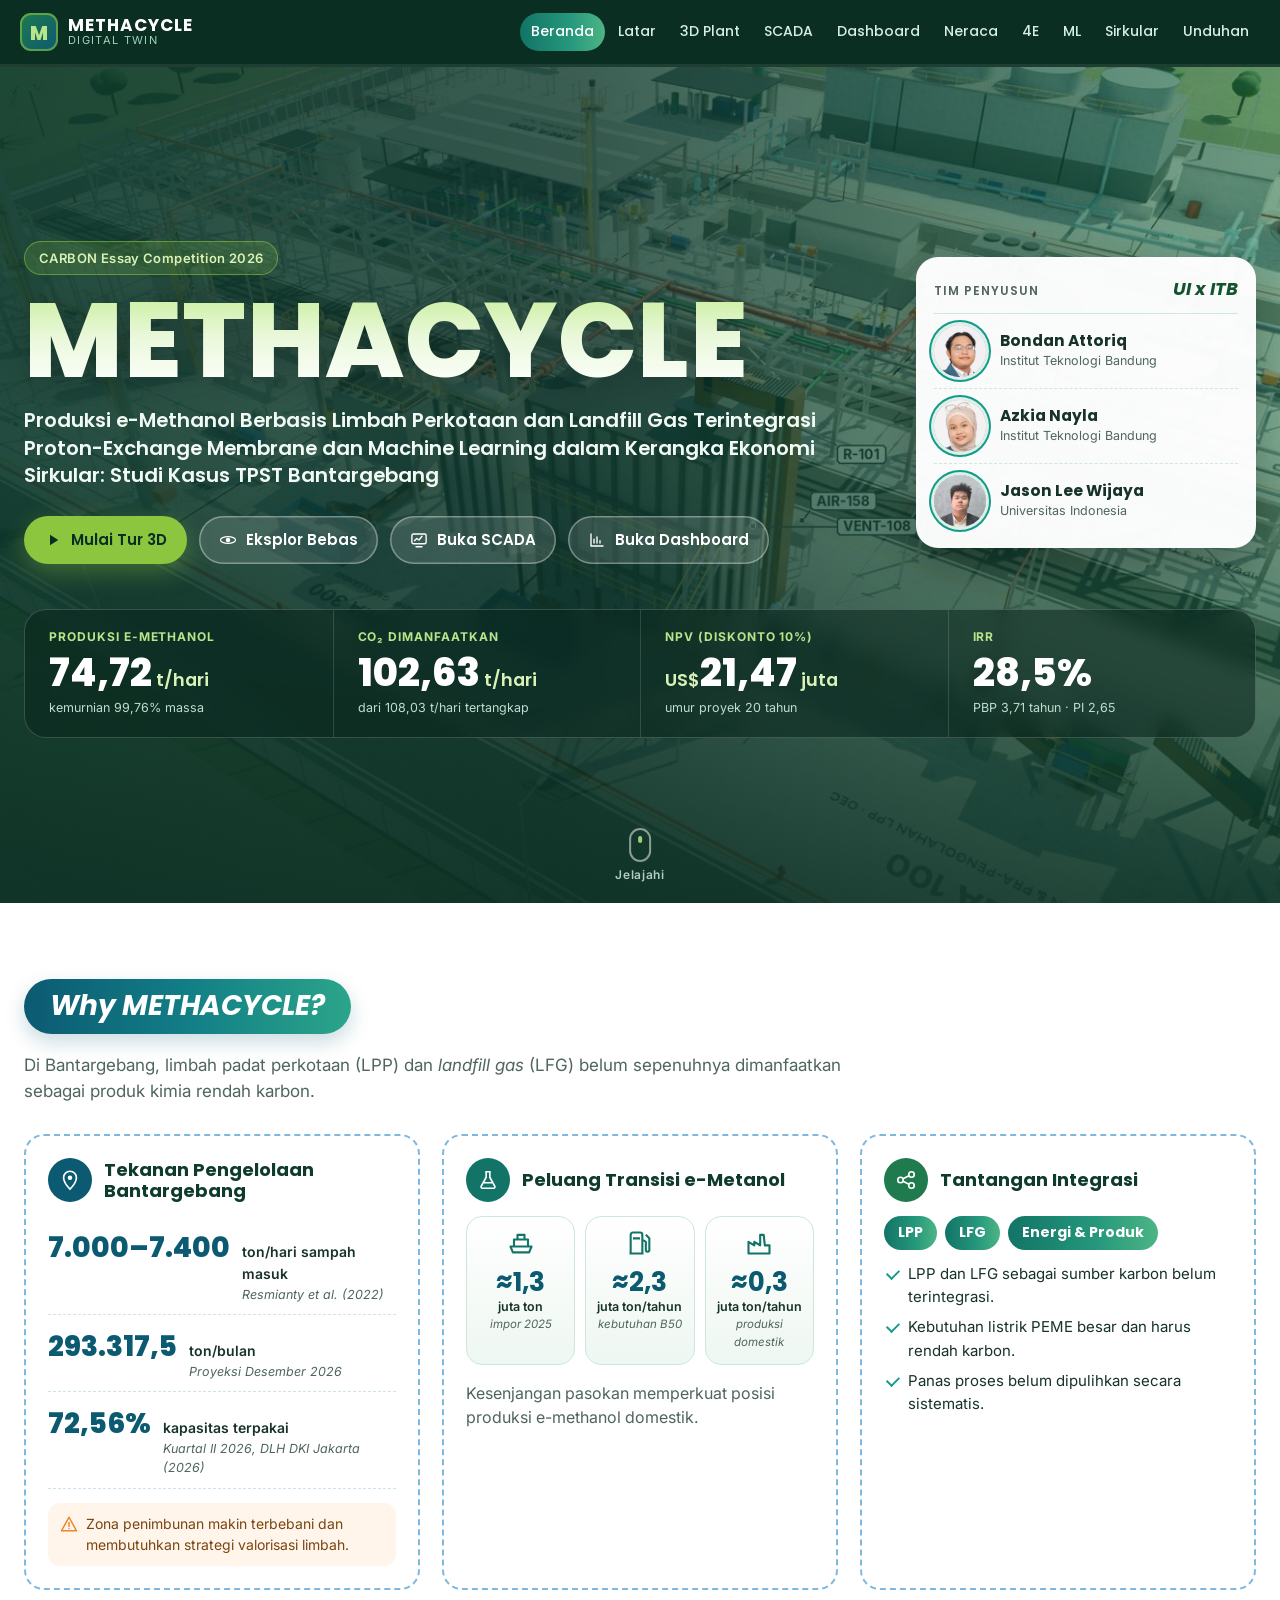
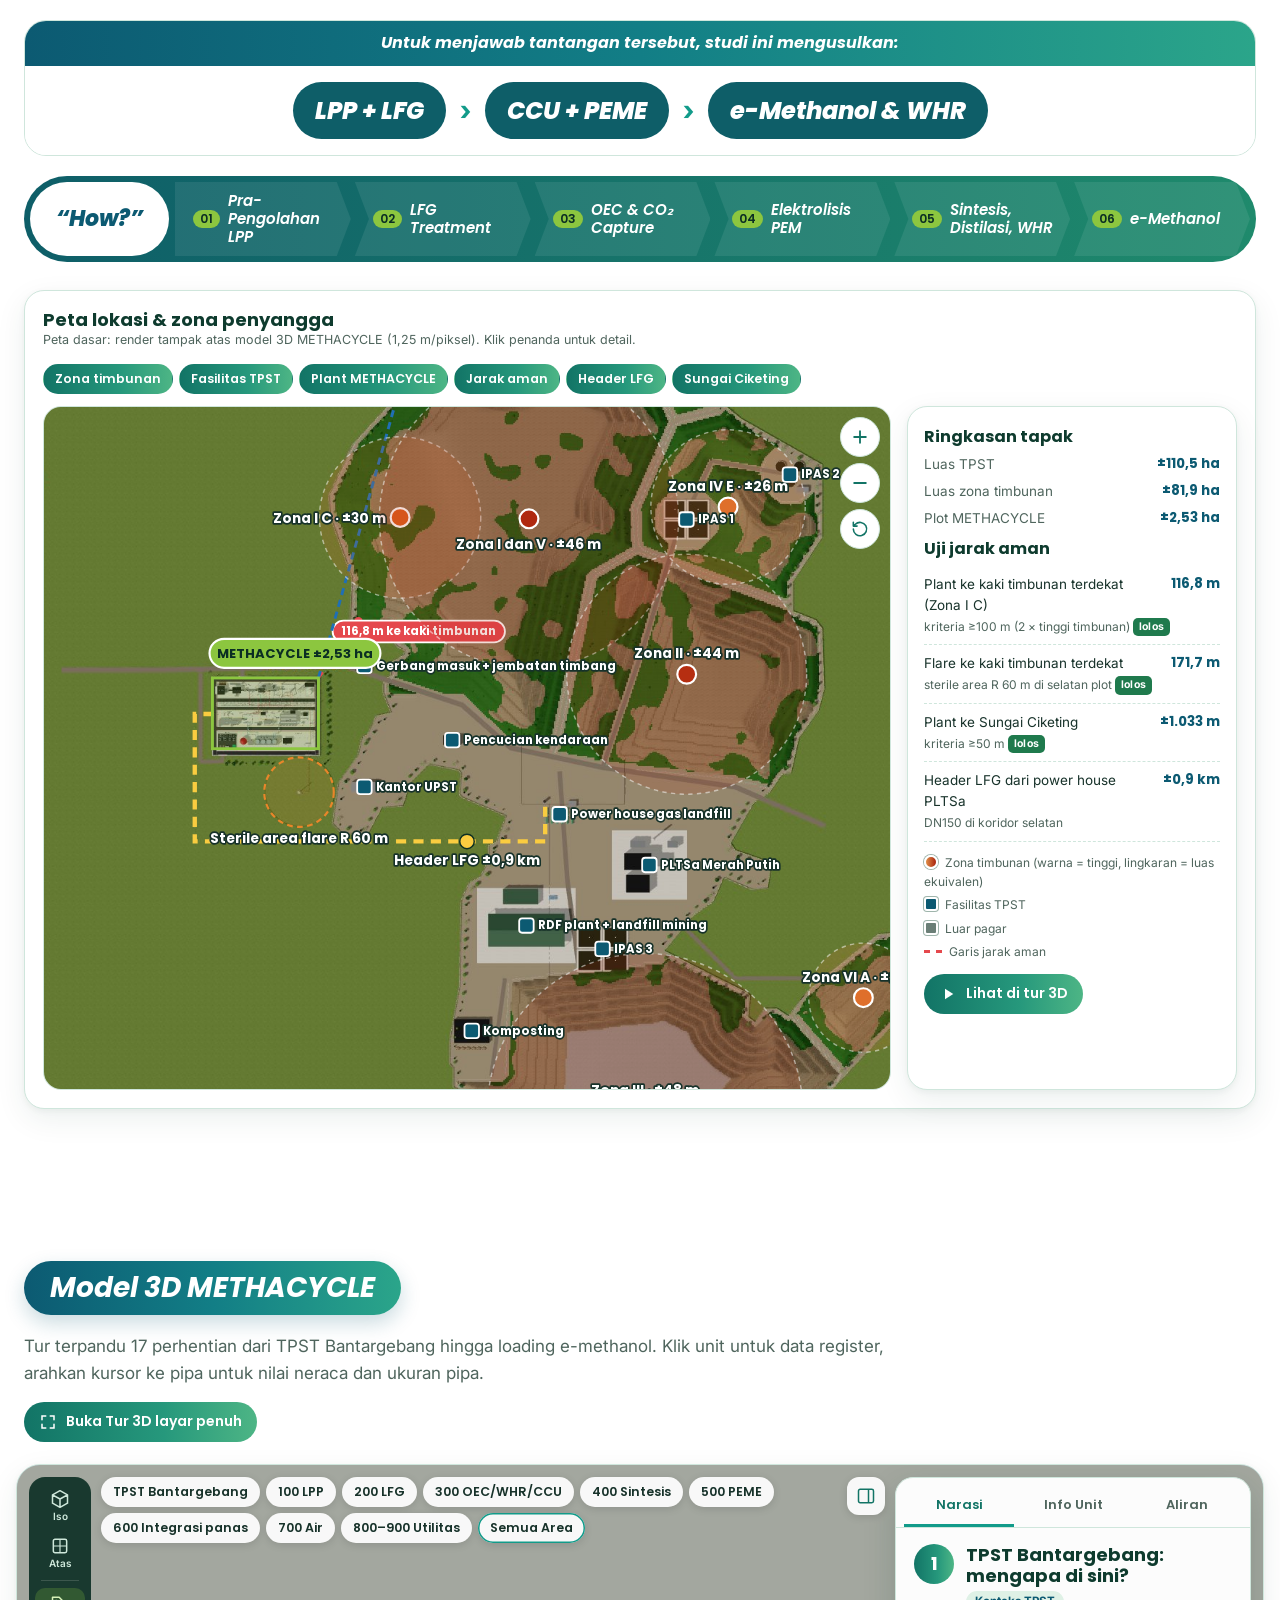
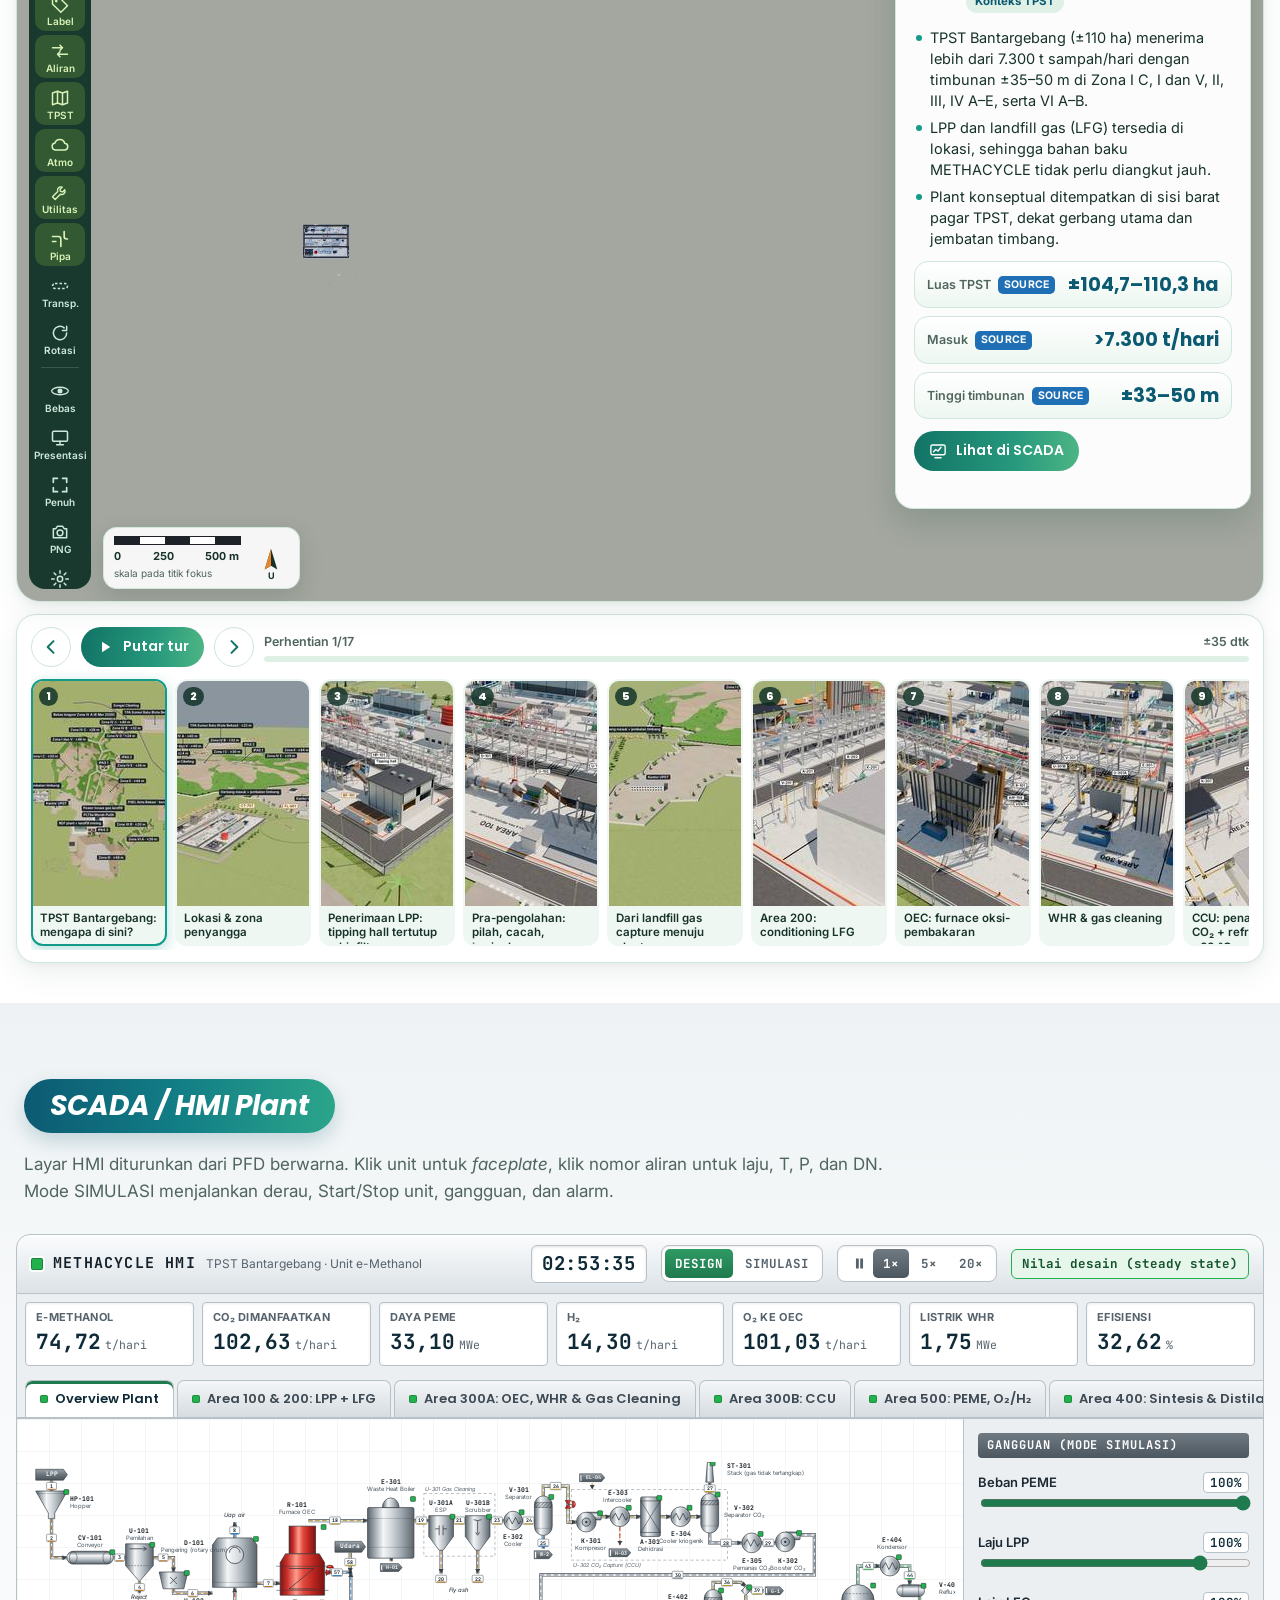
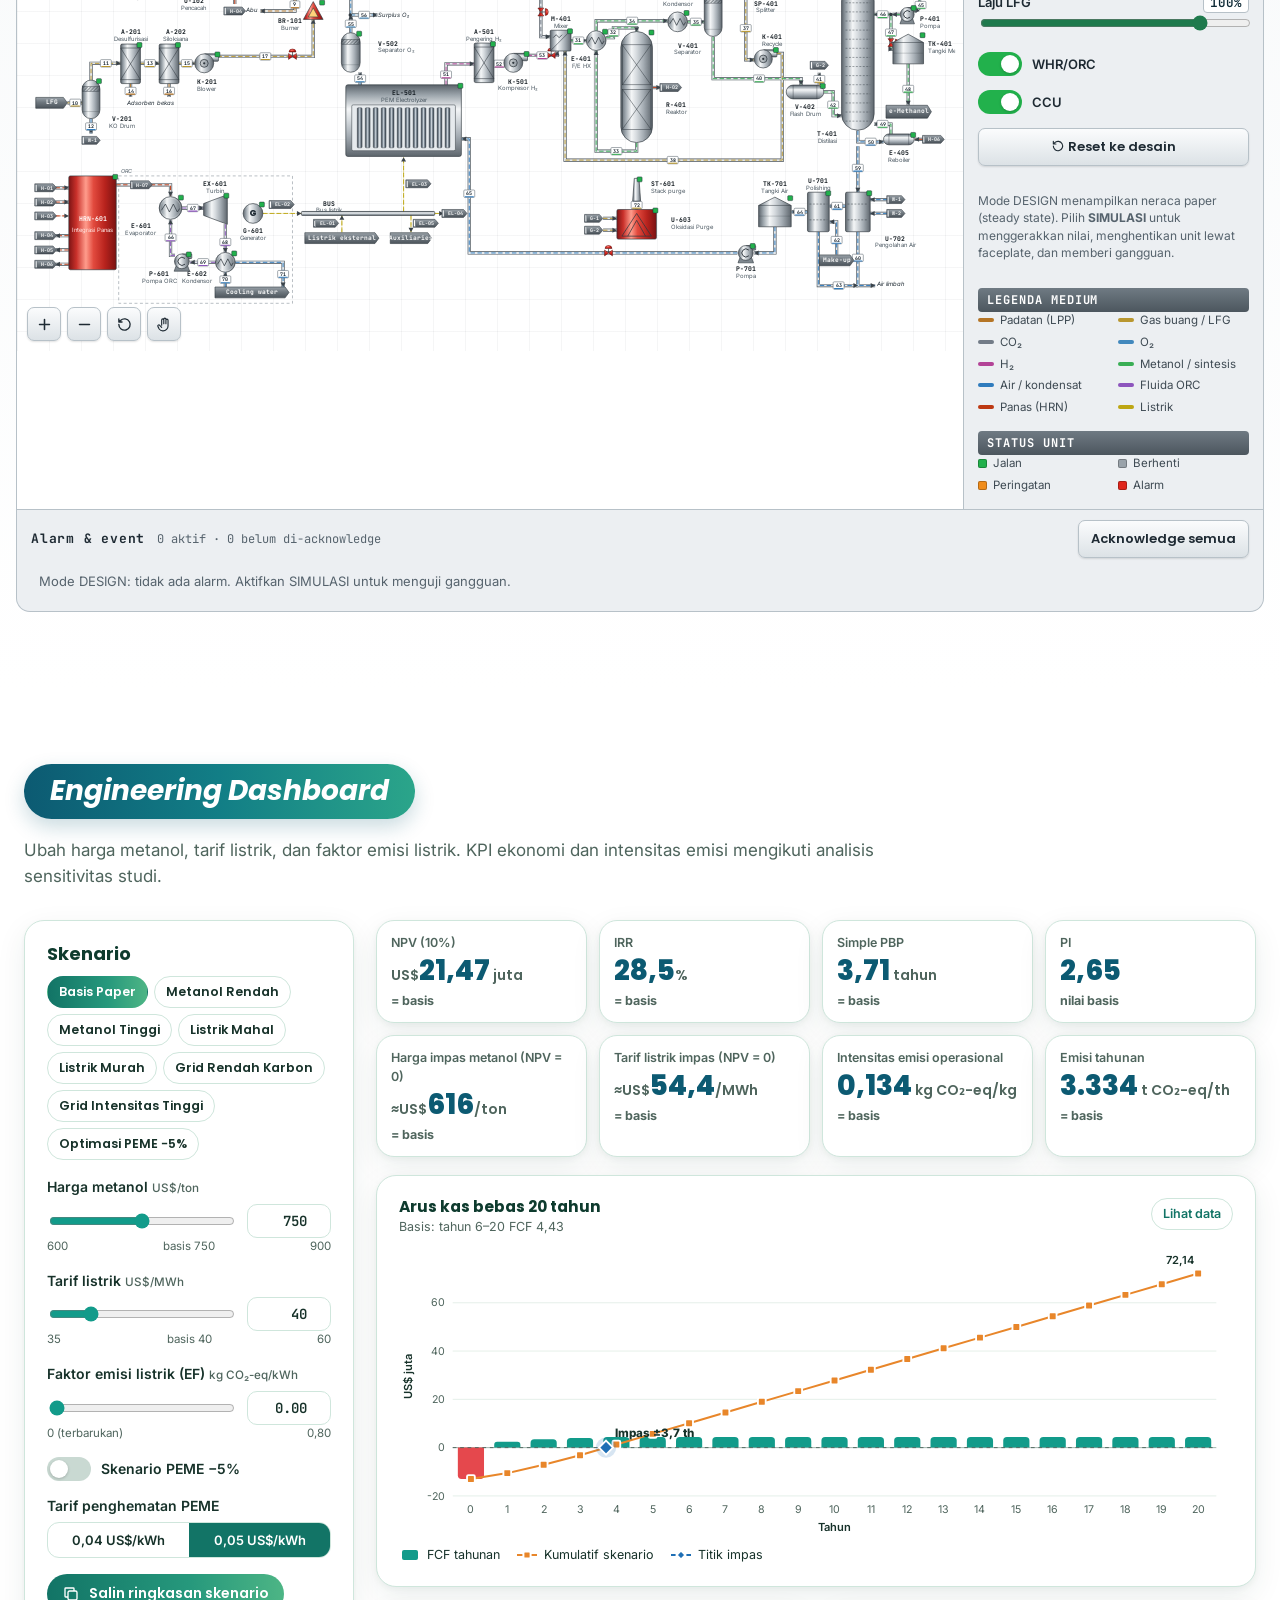
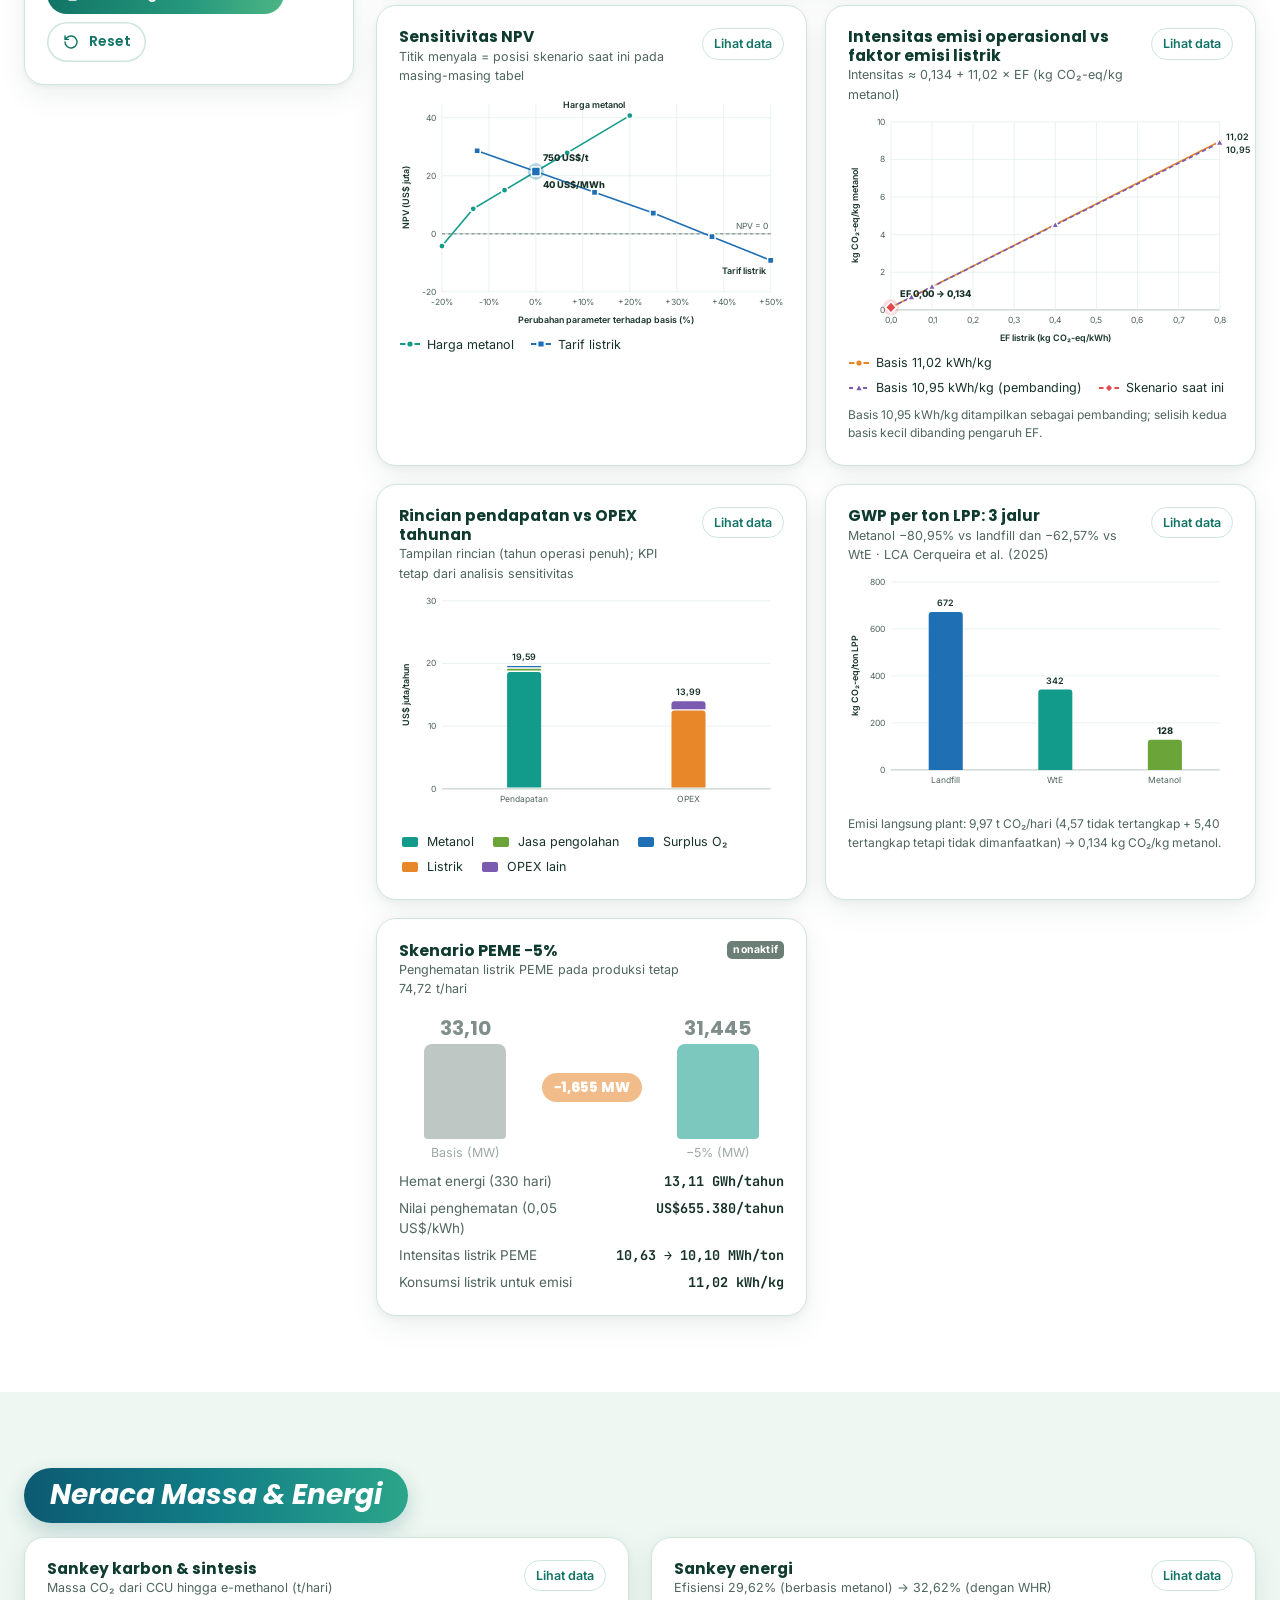
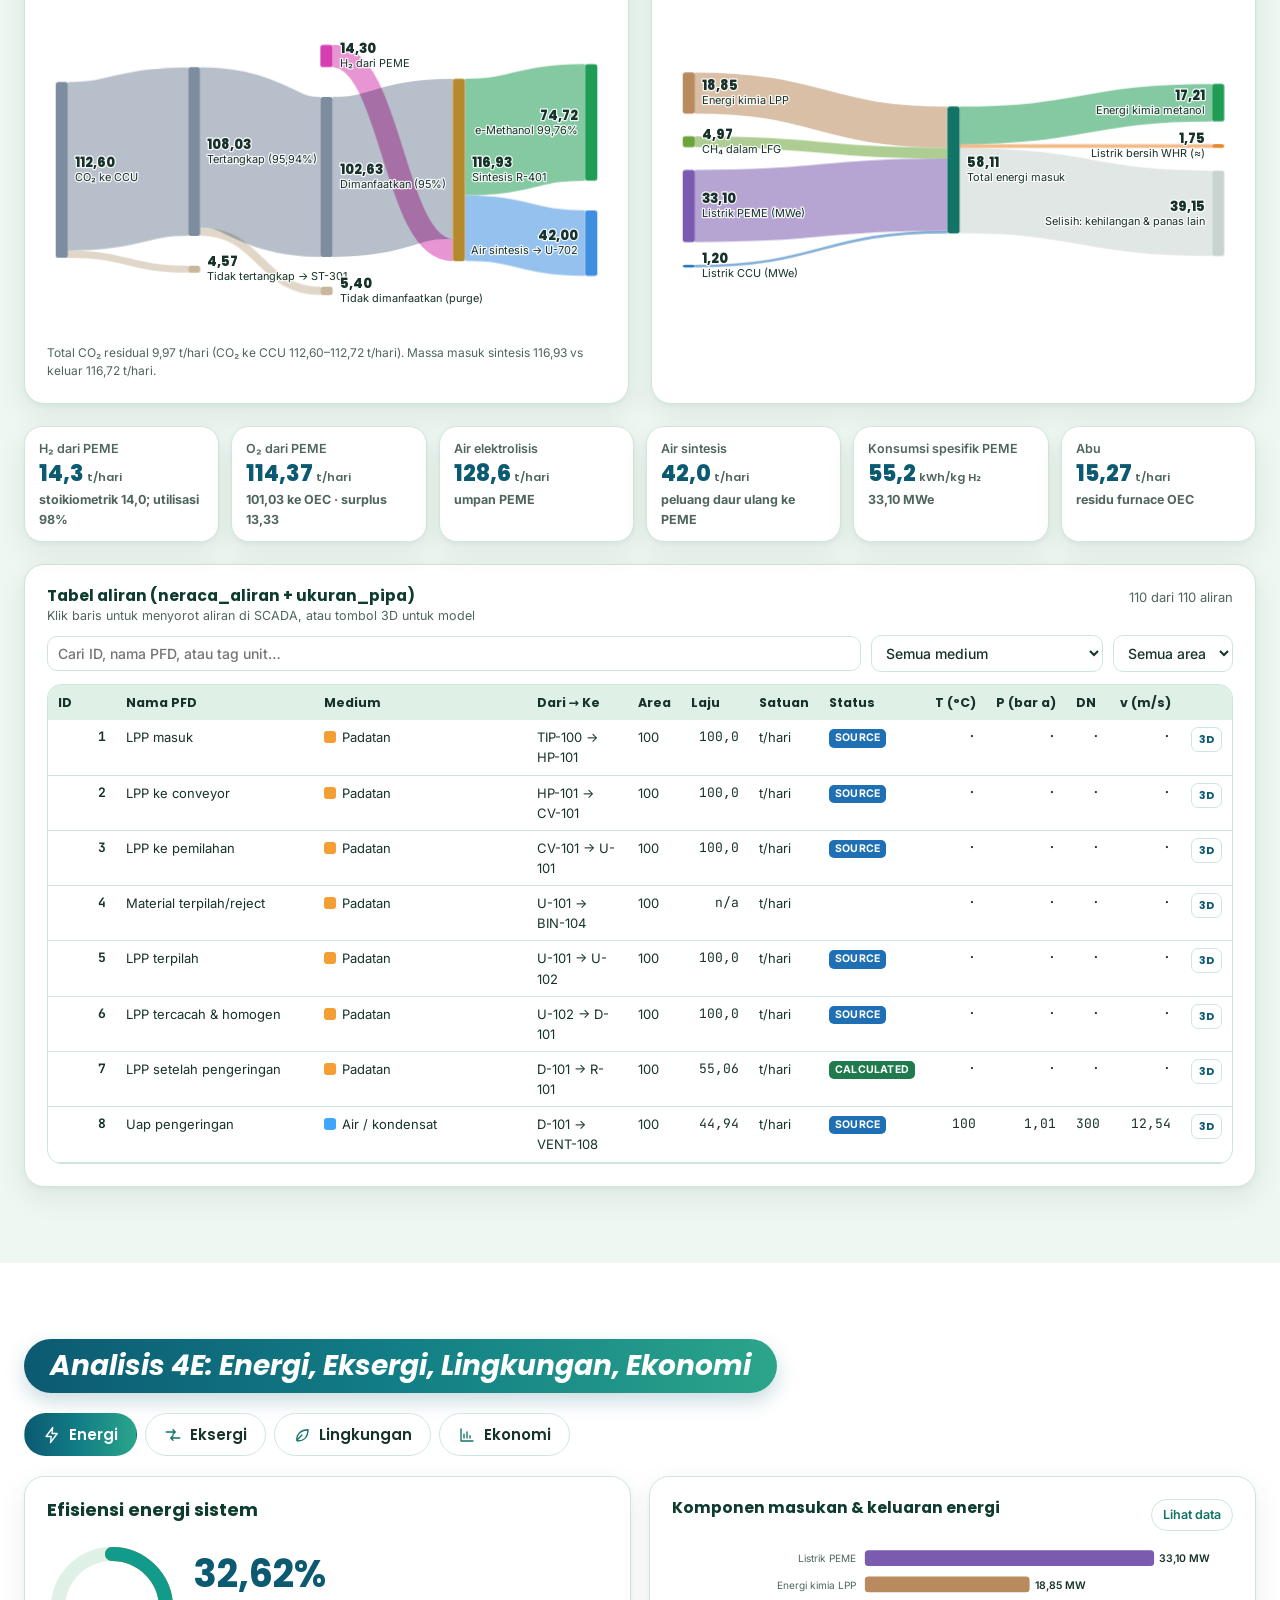
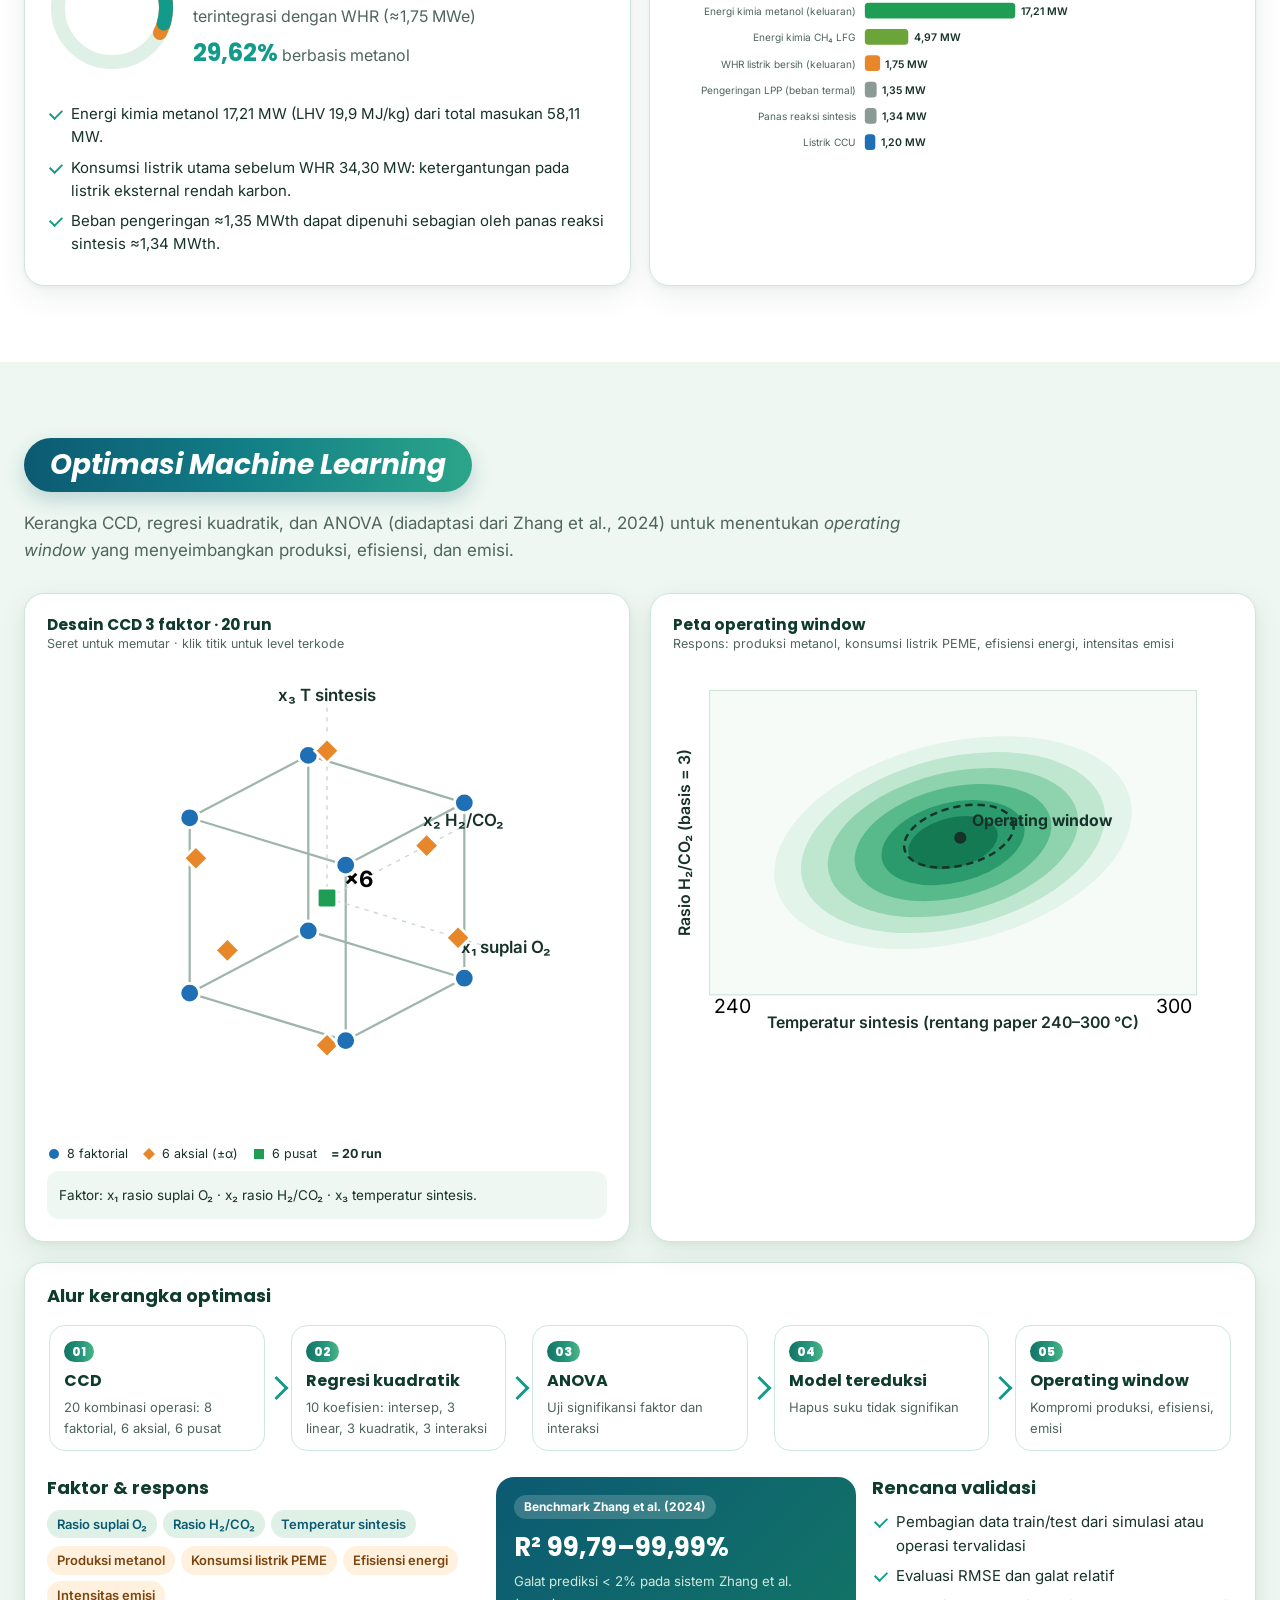
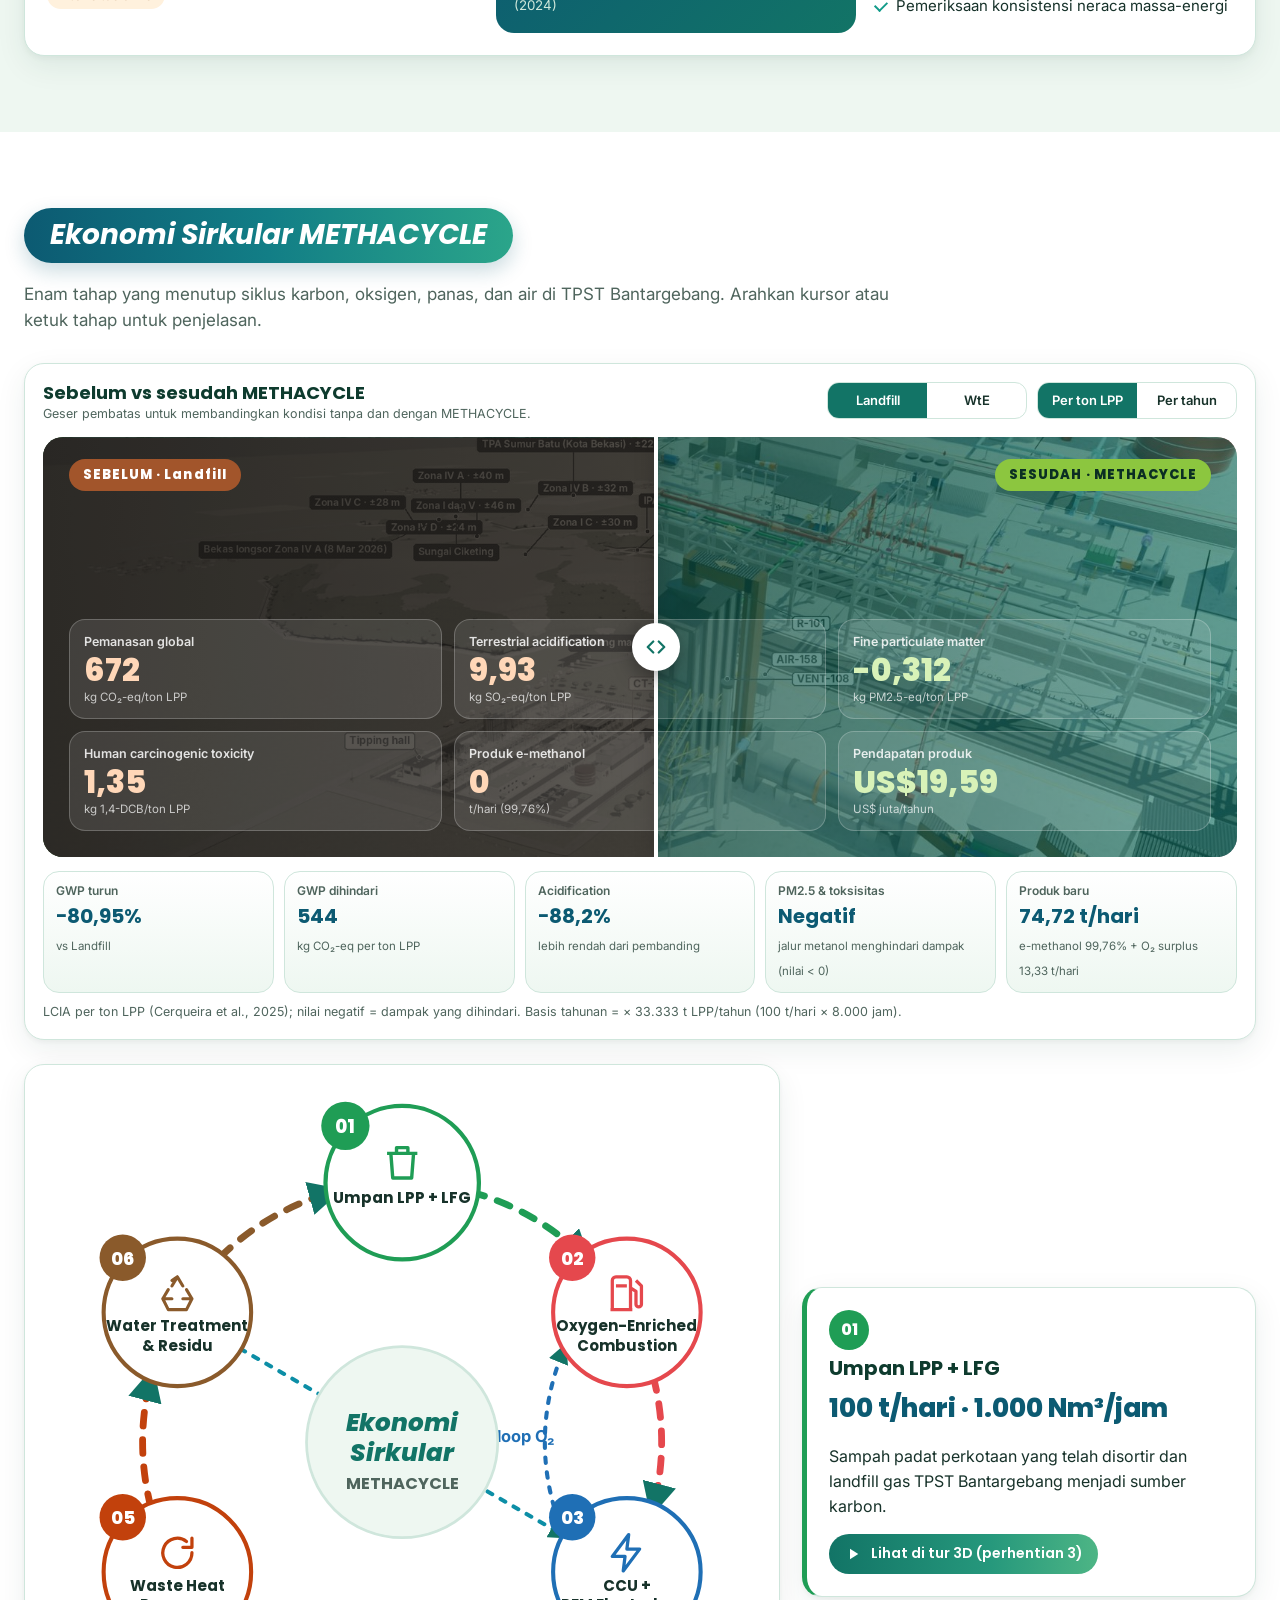
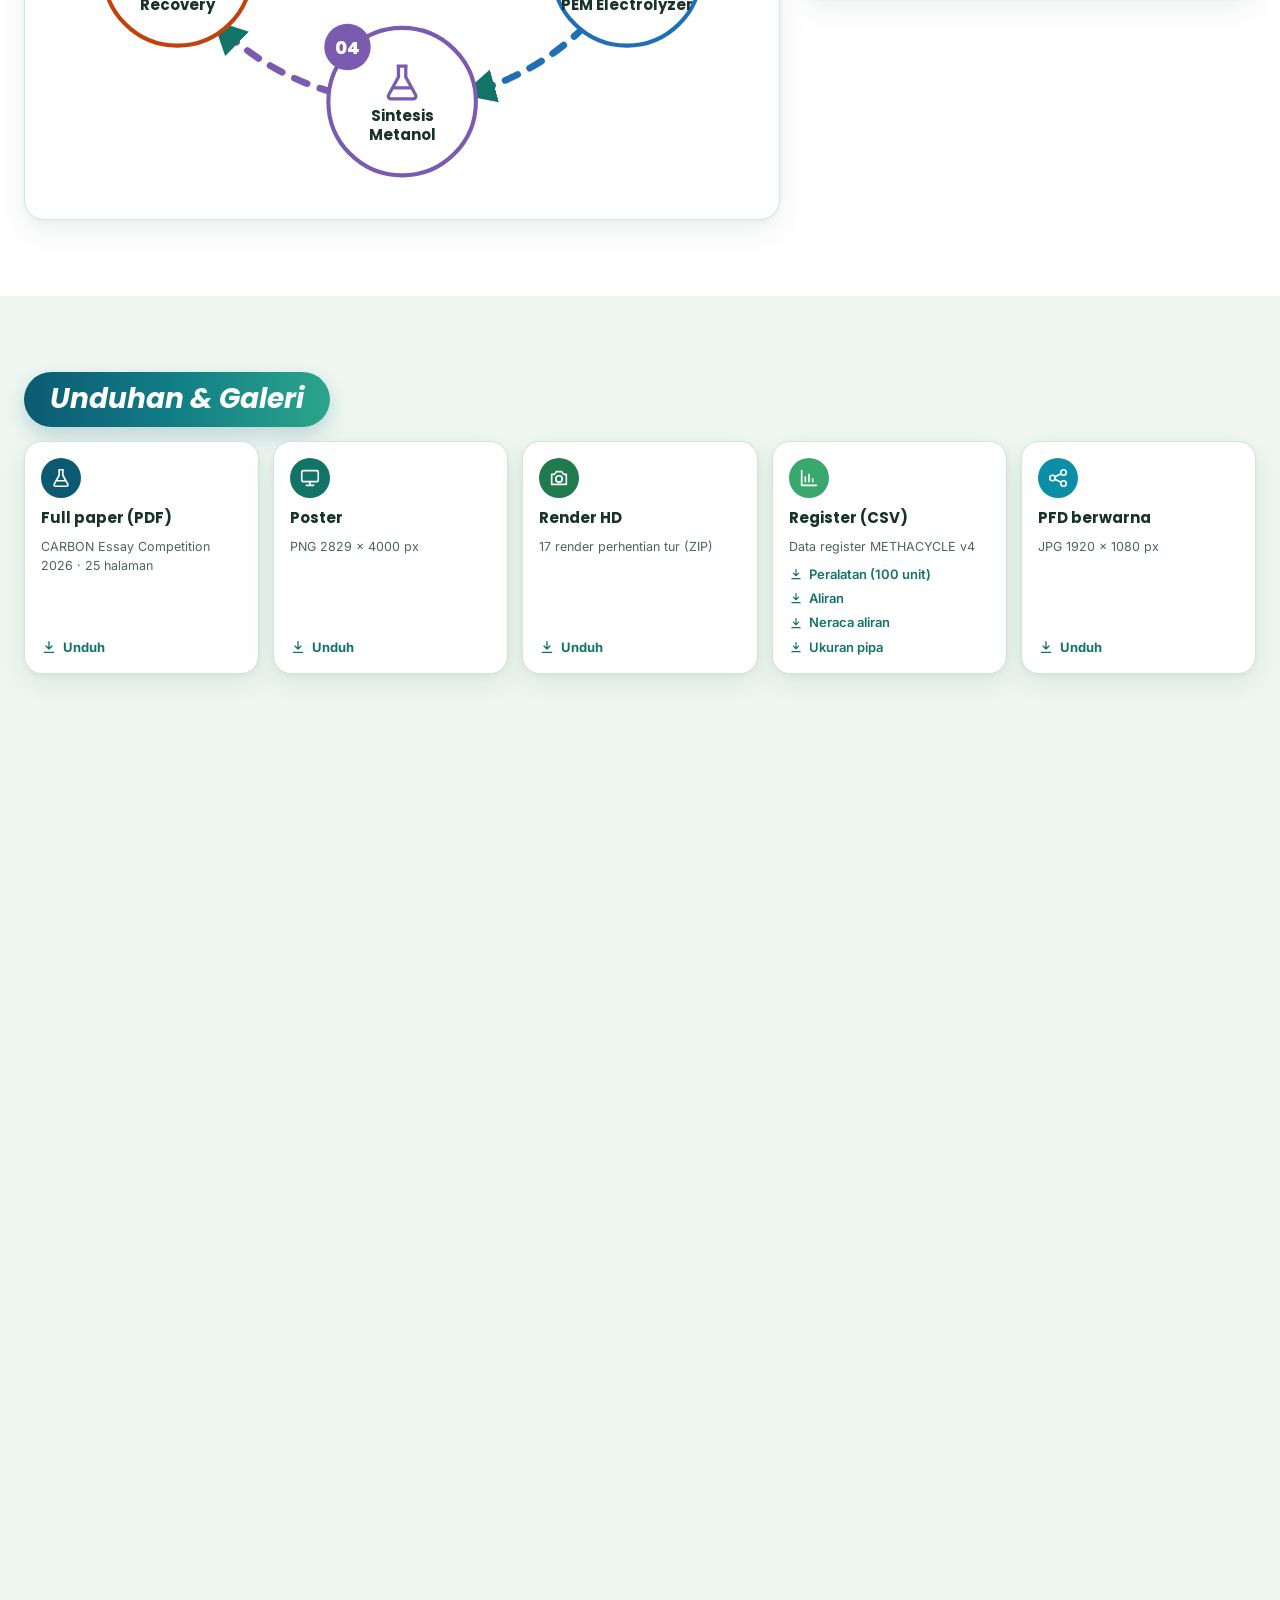
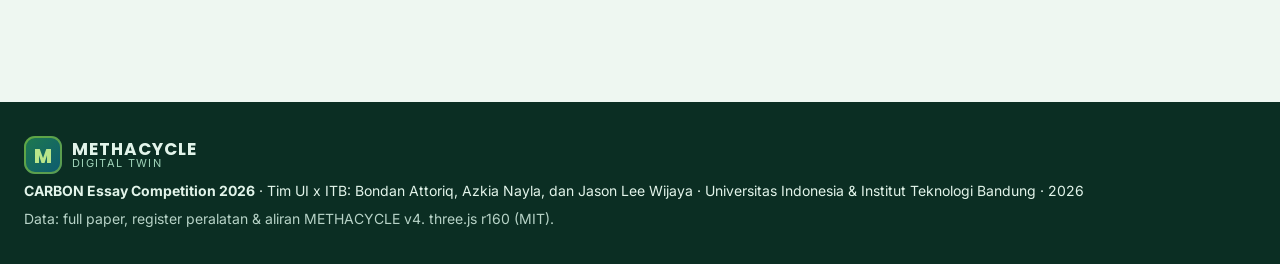
<file: methaland-site/index.html>
<!DOCTYPE html>
<html lang="id">
<head>
<meta charset="utf-8">
<meta name="viewport" content="width=device-width, initial-scale=1, viewport-fit=cover">
<title>METHACYCLE Digital Twin · e-Methanol TPST Bantargebang</title>
<meta name="description" content="METHACYCLE Digital Twin: model 3D, SCADA/HMI, dan Engineering Dashboard produksi e-methanol berbasis LPP dan landfill gas terintegrasi PEM Electrolyzer, CCU, dan WHR di TPST Bantargebang. CARBON Essay Competition 2026.">
<meta name="theme-color" content="#0E3B2E">
<meta property="og:type" content="website">
<meta property="og:title" content="METHACYCLE Digital Twin · e-Methanol TPST Bantargebang">
<meta property="og:description" content="Tur 3D, SCADA/HMI, dan Engineering Dashboard produksi e-methanol dari LPP dan landfill gas: 74,72 t/hari, NPV US$21,47 juta, IRR 28,5%. CARBON Essay Competition 2026.">
<meta property="og:image" content="assets/img/og.jpg">
<meta name="twitter:card" content="summary_large_image">
<link rel="icon" href="data:image/svg+xml,%3Csvg xmlns='http://www.w3.org/2000/svg' viewBox='0 0 64 64'%3E%3Crect width='64' height='64' rx='14' fill='%230E3B2E'/%3E%3Cpath d='M14 46V18l18 16 18-16v28' fill='none' stroke='%238CC63F' stroke-width='7' stroke-linejoin='round'/%3E%3C/svg%3E">
<link rel="preconnect" href="https://fonts.googleapis.com">
<link rel="preconnect" href="https://fonts.gstatic.com" crossorigin>
<link rel="stylesheet" href="https://fonts.googleapis.com/css2?family=Inter:wght@400;500;600;700&family=JetBrains+Mono:wght@400;600;700&family=Poppins:ital,wght@0,500;0,600;0,700;0,800;1,600;1,700;1,800&display=swap">
<link rel="preload" as="image" href="assets/img/render/07_oec.jpg" fetchpriority="high">
<link rel="stylesheet" href="assets/css/style.css">
<script type="importmap">{"imports":{"three":"./lib/three/build/three.module.js","three/addons/":"./lib/three/examples/jsm/"}}</script>
<script type="module" src="assets/js/main.js"></script>
</head>
<body>
<svg width="0" height="0" style="position:absolute" aria-hidden="true">
  <defs>
    <linearGradient id="gHead" x1="0" x2="1"><stop offset="0" stop-color="#0C5A72"/><stop offset=".5" stop-color="#127E86"/><stop offset="1" stop-color="#2BA58A"/></linearGradient>
  </defs>
  <symbol id="i-play" viewBox="0 0 24 24"><path d="M8 5v14l11-7z" fill="currentColor"/></symbol>
  <symbol id="i-pause" viewBox="0 0 24 24"><path d="M7 5h4v14H7zM13 5h4v14h-4z" fill="currentColor"/></symbol>
  <symbol id="i-prev" viewBox="0 0 24 24"><path d="M15 5l-7 7 7 7" fill="none" stroke="currentColor" stroke-width="2.4" stroke-linecap="round" stroke-linejoin="round"/></symbol>
  <symbol id="i-next" viewBox="0 0 24 24"><path d="M9 5l7 7-7 7" fill="none" stroke="currentColor" stroke-width="2.4" stroke-linecap="round" stroke-linejoin="round"/></symbol>
  <symbol id="i-cube" viewBox="0 0 24 24"><path d="M12 2l9 5v10l-9 5-9-5V7zM3 7l9 5 9-5M12 12v10" fill="none" stroke="currentColor" stroke-width="1.8" stroke-linejoin="round"/></symbol>
  <symbol id="i-top" viewBox="0 0 24 24"><rect x="4" y="4" width="16" height="16" rx="2" fill="none" stroke="currentColor" stroke-width="1.8"/><path d="M4 12h16M12 4v16" stroke="currentColor" stroke-width="1.4"/></symbol>
  <symbol id="i-tag" viewBox="0 0 24 24"><path d="M3 12V4h8l10 10-8 8z" fill="none" stroke="currentColor" stroke-width="1.8" stroke-linejoin="round"/><circle cx="7.5" cy="8.5" r="1.6" fill="currentColor"/></symbol>
  <symbol id="i-map" viewBox="0 0 24 24"><path d="M3 6l6-2 6 2 6-2v14l-6 2-6-2-6 2z M9 4v14M15 6v14" fill="none" stroke="currentColor" stroke-width="1.8" stroke-linejoin="round"/></symbol>
  <symbol id="i-cloud" viewBox="0 0 24 24"><path d="M7 18h10a4 4 0 0 0 .6-8A6 6 0 0 0 6 9.5 4.3 4.3 0 0 0 7 18z" fill="none" stroke="currentColor" stroke-width="1.8" stroke-linejoin="round"/></symbol>
  <symbol id="i-flow" viewBox="0 0 24 24"><path d="M3 8h12m0 0-3-3m3 3-3 3M21 16H9m0 0 3-3m-3 3 3 3" fill="none" stroke="currentColor" stroke-width="1.8" stroke-linecap="round" stroke-linejoin="round"/></symbol>
  <symbol id="i-rotate" viewBox="0 0 24 24"><path d="M20 12a8 8 0 1 1-3-6.2M20 4v5h-5" fill="none" stroke="currentColor" stroke-width="1.8" stroke-linecap="round" stroke-linejoin="round"/></symbol>
  <symbol id="i-orbit" viewBox="0 0 24 24"><ellipse cx="12" cy="12" rx="10" ry="4.5" fill="none" stroke="currentColor" stroke-width="1.6"/><circle cx="12" cy="12" r="3" fill="currentColor"/></symbol>
  <symbol id="i-present" viewBox="0 0 24 24"><rect x="3" y="4" width="18" height="12" rx="1.5" fill="none" stroke="currentColor" stroke-width="1.8"/><path d="M12 16v4M8 20h8" stroke="currentColor" stroke-width="1.8" stroke-linecap="round"/></symbol>
  <symbol id="i-full" viewBox="0 0 24 24"><path d="M4 9V4h5M20 9V4h-5M4 15v5h5M20 15v5h-5" fill="none" stroke="currentColor" stroke-width="2" stroke-linecap="round"/></symbol>
  <symbol id="i-camera" viewBox="0 0 24 24"><path d="M4 8h3l2-3h6l2 3h3v11H4z" fill="none" stroke="currentColor" stroke-width="1.8" stroke-linejoin="round"/><circle cx="12" cy="13" r="3.5" fill="none" stroke="currentColor" stroke-width="1.8"/></symbol>
  <symbol id="i-help" viewBox="0 0 24 24"><circle cx="12" cy="12" r="9.5" fill="none" stroke="currentColor" stroke-width="1.8"/><path d="M9.5 9.5a2.6 2.6 0 1 1 3.6 2.4c-.8.4-1.1.9-1.1 1.8M12 17h.01" fill="none" stroke="currentColor" stroke-width="2" stroke-linecap="round"/></symbol>
  <symbol id="i-pipe" viewBox="0 0 24 24"><path d="M3 9h7a3 3 0 0 1 3 3v9M3 15h4M17 3v6a3 3 0 0 0 3 3h1" fill="none" stroke="currentColor" stroke-width="2" stroke-linecap="round"/></symbol>
  <symbol id="i-util" viewBox="0 0 24 24"><path d="M14.7 6.3a4 4 0 0 0-5.4 5.2L3 17.8 6.2 21l6.3-6.3a4 4 0 0 0 5.2-5.4l-2.6 2.6-2.5-.6-.6-2.5z" fill="none" stroke="currentColor" stroke-width="1.7" stroke-linejoin="round"/></symbol>
  <symbol id="i-ghost" viewBox="0 0 24 24"><rect x="3" y="9" width="18" height="6" rx="3" fill="none" stroke="currentColor" stroke-width="1.8" stroke-dasharray="3 2.4"/></symbol>
  <symbol id="i-panel" viewBox="0 0 24 24"><rect x="3" y="4" width="18" height="16" rx="2" fill="none" stroke="currentColor" stroke-width="1.8"/><path d="M15 4v16" stroke="currentColor" stroke-width="1.8"/></symbol>
  <symbol id="i-scada" viewBox="0 0 24 24"><rect x="2.5" y="4" width="19" height="13" rx="2" fill="none" stroke="currentColor" stroke-width="1.8"/><path d="M6 13l3-3 3 2 4-5M8 21h8" fill="none" stroke="currentColor" stroke-width="1.8" stroke-linecap="round" stroke-linejoin="round"/></symbol>
  <symbol id="i-close" viewBox="0 0 24 24"><path d="M6 6l12 12M18 6L6 18" stroke="currentColor" stroke-width="2.2" stroke-linecap="round"/></symbol>
  <symbol id="i-plus" viewBox="0 0 24 24"><path d="M12 5v14M5 12h14" stroke="currentColor" stroke-width="2.2" stroke-linecap="round"/></symbol>
  <symbol id="i-minus" viewBox="0 0 24 24"><path d="M5 12h14" stroke="currentColor" stroke-width="2.2" stroke-linecap="round"/></symbol>
  <symbol id="i-reset" viewBox="0 0 24 24"><path d="M4 12a8 8 0 1 0 2.4-5.7L4 8.5M4 4v4.5h4.5" fill="none" stroke="currentColor" stroke-width="1.9" stroke-linecap="round" stroke-linejoin="round"/></symbol>
  <symbol id="i-hand" viewBox="0 0 24 24"><path d="M8 13V5.5a1.5 1.5 0 0 1 3 0V11M11 10V4.5a1.5 1.5 0 0 1 3 0V11M14 10.5V6a1.5 1.5 0 0 1 3 0v8a7 7 0 0 1-7 7h-.5a6 6 0 0 1-5-2.7L2.8 15a1.5 1.5 0 0 1 2.4-1.8L8 16" fill="none" stroke="currentColor" stroke-width="1.6" stroke-linecap="round" stroke-linejoin="round"/></symbol>
  <symbol id="i-down" viewBox="0 0 24 24"><path d="M12 4v11m0 0-4.5-4.5M12 15l4.5-4.5M5 20h14" fill="none" stroke="currentColor" stroke-width="2" stroke-linecap="round" stroke-linejoin="round"/></symbol>
  <symbol id="i-copy" viewBox="0 0 24 24"><rect x="8" y="8" width="12" height="12" rx="2" fill="none" stroke="currentColor" stroke-width="1.8"/><path d="M16 8V5a1 1 0 0 0-1-1H5a1 1 0 0 0-1 1v10a1 1 0 0 0 1 1h3" fill="none" stroke="currentColor" stroke-width="1.8"/></symbol>
  <symbol id="i-trash" viewBox="0 0 24 24"><path d="M4 7h16M9 7V4h6v3M6 7l1 13h10l1-13" fill="none" stroke="currentColor" stroke-width="1.8" stroke-linejoin="round"/></symbol>
  <symbol id="i-flask" viewBox="0 0 24 24"><path d="M9 3h6M10 3v6L4.5 19a1.5 1.5 0 0 0 1.3 2h12.4a1.5 1.5 0 0 0 1.3-2L14 9V3M7 15h10" fill="none" stroke="currentColor" stroke-width="1.8" stroke-linejoin="round"/></symbol>
  <symbol id="i-link" viewBox="0 0 24 24"><circle cx="6" cy="12" r="3" fill="none" stroke="currentColor" stroke-width="1.8"/><circle cx="18" cy="6" r="3" fill="none" stroke="currentColor" stroke-width="1.8"/><circle cx="18" cy="18" r="3" fill="none" stroke="currentColor" stroke-width="1.8"/><path d="M8.7 10.6l6.6-3.2M8.7 13.4l6.6 3.2" stroke="currentColor" stroke-width="1.8"/></symbol>
  <symbol id="i-ship" viewBox="0 0 24 24"><path d="M3 15l2 5h14l2-5zM6 15V9h12v6M9 9V5h6v4" fill="none" stroke="currentColor" stroke-width="1.8" stroke-linejoin="round"/></symbol>
  <symbol id="i-fuel" viewBox="0 0 24 24"><path d="M4 21V5a2 2 0 0 1 2-2h6a2 2 0 0 1 2 2v16M3 21h12M6 8h6M14 9l3 2v7a1.5 1.5 0 0 0 3 0V8l-3-3" fill="none" stroke="currentColor" stroke-width="1.8" stroke-linejoin="round"/></symbol>
  <symbol id="i-factory" viewBox="0 0 24 24"><path d="M3 21V11l5 3V11l5 3V5h3l1 9h4v7z" fill="none" stroke="currentColor" stroke-width="1.8" stroke-linejoin="round"/></symbol>
  <symbol id="i-gear" viewBox="0 0 24 24"><circle cx="12" cy="12" r="3.2" fill="none" stroke="currentColor" stroke-width="1.8"/><path d="M12 2v3M12 19v3M2 12h3M19 12h3M4.9 4.9l2.1 2.1M17 17l2.1 2.1M4.9 19.1 7 17M17 7l2.1-2.1" stroke="currentColor" stroke-width="1.8" stroke-linecap="round"/></symbol>
  <symbol id="i-leaf" viewBox="0 0 24 24"><path d="M5 19c0-9 6-14 15-14 0 9-5 15-14 15M5 19l7-7" fill="none" stroke="currentColor" stroke-width="1.8" stroke-linecap="round" stroke-linejoin="round"/></symbol>
  <symbol id="i-bolt" viewBox="0 0 24 24"><path d="M13 2L4 14h7l-1 8 9-12h-7z" fill="none" stroke="currentColor" stroke-width="1.8" stroke-linejoin="round"/></symbol>
  <symbol id="i-chart" viewBox="0 0 24 24"><path d="M4 20V4M4 20h16M8 16v-5M12 16V8M16 16v-3" stroke="currentColor" stroke-width="1.8" stroke-linecap="round"/></symbol>
  <symbol id="i-brain" viewBox="0 0 24 24"><path d="M9 4a3 3 0 0 0-3 3 3 3 0 0 0-2 5 3 3 0 0 0 2 5 3 3 0 0 0 6 1V5a2 2 0 0 0-3-1zM15 4a3 3 0 0 1 3 3 3 3 0 0 1 2 5 3 3 0 0 1-2 5 3 3 0 0 1-6 1" fill="none" stroke="currentColor" stroke-width="1.6" stroke-linejoin="round"/></symbol>
  <symbol id="i-recycle" viewBox="0 0 24 24"><path d="M7 10l-3 5h5M17 10l3 5h-5M9 5l3-2 3 5M12 21H8M16 21h0M4 15l3 6h10l3-6M12 3l-3 5" fill="none" stroke="currentColor" stroke-width="1.7" stroke-linecap="round" stroke-linejoin="round"/></symbol>
  <symbol id="i-warn" viewBox="0 0 24 24"><path d="M12 3l10 18H2zM12 10v5M12 18h.01" fill="none" stroke="currentColor" stroke-width="2" stroke-linejoin="round" stroke-linecap="round"/></symbol>
  <symbol id="i-check" viewBox="0 0 24 24"><path d="M5 12.5l4.5 4.5L19 7" fill="none" stroke="currentColor" stroke-width="2.4" stroke-linecap="round" stroke-linejoin="round"/></symbol>
  <symbol id="i-pin" viewBox="0 0 24 24"><path d="M12 22s7-7.2 7-12.5A7 7 0 0 0 5 9.5C5 14.8 12 22 12 22z" fill="none" stroke="currentColor" stroke-width="1.8"/><circle cx="12" cy="9.5" r="2.5" fill="currentColor"/></symbol>
</svg>

<div id="pageLoader" class="page-loader" role="status" aria-live="polite">
  <div class="pl-inner">
    <div class="logo-mark big" aria-hidden="true"><span>M</span></div>
    <div class="pl-word">METHACYCLE</div>
    <p>Mengubah limbah menjadi produk kimia rendah karbon melalui integrasi CCU, hidrogen, dan energi.</p>
    <div class="pl-bar"><i id="plBar"></i></div>
    <span class="pl-pct" id="plPct">Menyiapkan halaman</span>
  </div>
</div>

<a class="skip" href="#main">Lewati ke konten</a>
<header class="nav" id="nav">
  <div class="nav-in">
    <a class="brand" href="#beranda" aria-label="METHACYCLE, ke beranda"><span class="logo-mark" aria-hidden="true"><span>M</span></span><span class="brand-t"><b>METHACYCLE</b><small>Digital Twin</small></span></a>
    <button class="nav-burger" id="navBurger" aria-label="Buka menu navigasi" aria-expanded="false" aria-controls="navLinks"><span></span><span></span><span></span></button>
    <nav id="navLinks" class="nav-links" aria-label="Navigasi utama">
      <a href="#beranda">Beranda</a><a href="#latar">Latar</a><a href="#plant3d">3D Plant</a><a href="#scada">SCADA</a><a href="#dashboard">Dashboard</a>
      <a href="#neraca">Neraca</a><a href="#analisis4e">4E</a><a href="#ml">ML</a><a href="#sirkular">Sirkular</a><a href="#unduhan">Unduhan</a>
    </nav>
    <div class="nav-glb" id="navGlb" hidden title="Progres unduh model 3D"><i></i><span>3D 0%</span></div>
  </div>
  <div class="nav-progress" aria-hidden="true"><i id="scrollBar"></i></div>
</header>

<main id="main">
<!-- ============================================================ HERO -->
<section id="beranda" class="hero">
  <div class="hero-bg" aria-hidden="true"></div>
  <div class="wrap hero-in">
    <div class="hero-main">
      <div class="hero-copy">
        <span class="pill-badge">CARBON Essay Competition 2026</span>
        <h1 class="hero-title">METHACYCLE</h1>
        <p class="hero-sub">Produksi e-Methanol Berbasis Limbah Perkotaan dan Landfill Gas Terintegrasi Proton-Exchange Membrane dan Machine Learning dalam Kerangka Ekonomi Sirkular: Studi Kasus TPST Bantargebang</p>
        <div class="hero-cta">
          <button class="btn btn-lime" data-act="tour"><svg><use href="#i-play"/></svg>Mulai Tur 3D</button>
          <button class="btn btn-glass" data-act="free"><svg><use href="#i-orbit"/></svg>Eksplor Bebas</button>
          <button class="btn btn-glass" data-act="scada"><svg><use href="#i-scada"/></svg>Buka SCADA</button>
          <button class="btn btn-glass" data-act="dash"><svg><use href="#i-chart"/></svg>Buka Dashboard</button>
        </div>
      </div>
      <aside class="team-card" aria-label="Tim penyusun">
        <div class="team-title"><span>Tim penyusun</span><b>UI x ITB</b></div>
        <ul class="team-row">
          <li><img src="assets/img/team/bondan.jpg" alt="Foto Bondan Attoriq" width="52" height="52"><div><b>Bondan Attoriq</b><span>Institut Teknologi Bandung</span></div></li>
          <li><img src="assets/img/team/azkia.jpg" alt="Foto Azkia Nayla" width="52" height="52"><div><b>Azkia Nayla</b><span>Institut Teknologi Bandung</span></div></li>
          <li><img src="assets/img/team/jason.jpg" alt="Foto Jason Lee Wijaya" width="52" height="52"><div><b>Jason Lee Wijaya</b><span>Universitas Indonesia</span></div></li>
        </ul>
      </aside>
    </div>
    <div class="hero-kpis" role="list" aria-label="Kinerja utama">
      <div class="kpi-big" role="listitem"><span class="kl">Produksi e-methanol</span><b><span data-count="74.72" data-dec="2">74,72</span><em> t/hari</em></b><small>kemurnian 99,76% massa</small></div>
      <div class="kpi-big" role="listitem"><span class="kl">CO₂ dimanfaatkan</span><b><span data-count="102.63" data-dec="2">102,63</span><em> t/hari</em></b><small>dari 108,03 t/hari tertangkap</small></div>
      <div class="kpi-big" role="listitem"><span class="kl">NPV (diskonto 10%)</span><b><em>US$</em><span data-count="21.47" data-dec="2">21,47</span><em> juta</em></b><small>umur proyek 20 tahun</small></div>
      <div class="kpi-big" role="listitem"><span class="kl">IRR</span><b><span data-count="28.5" data-dec="1" data-suffix="%">28,5%</span></b><small>PBP 3,71 tahun · PI 2,65</small></div>
    </div>
  </div>
  <a class="hero-scroll" href="#latar" aria-label="Gulir ke bagian Latar"><i aria-hidden="true"></i>Jelajahi</a>
</section>

<!-- ============================================================ LATAR -->
<section id="latar" class="sec">
  <div class="wrap">
    <h2 class="sec-pill reveal">Why METHACYCLE?</h2>
    <p class="sec-lead reveal">Di Bantargebang, limbah padat perkotaan (LPP) dan <i>landfill gas</i> (LFG) belum sepenuhnya dimanfaatkan sebagai produk kimia rendah karbon.</p>
    <div class="grid3">
      <article class="card frame reveal">
        <div class="card-h"><span class="ico-c" style="--c:#0C5A72"><svg><use href="#i-pin"/></svg></span><h3>Tekanan Pengelolaan Bantargebang</h3></div>
        <div class="stat-l"><b>7.000–7.400</b><span>ton/hari sampah masuk</span><small>Resmianty et al. (2022)</small></div>
        <div class="stat-l"><b data-count="293317.5" data-dec="1">293.317,5</b><span>ton/bulan</span><small>Proyeksi Desember 2026</small></div>
        <div class="stat-l"><b data-count="72.56" data-dec="2" data-suffix="%">72,56%</b><span>kapasitas terpakai</span><small>Kuartal II 2026, DLH DKI Jakarta (2026)</small></div>
        <p class="note-warn"><svg><use href="#i-warn"/></svg>Zona penimbunan makin terbebani dan membutuhkan strategi valorisasi limbah.</p>
      </article>
      <article class="card frame reveal">
        <div class="card-h"><span class="ico-c" style="--c:#127466"><svg><use href="#i-flask"/></svg></span><h3>Peluang Transisi e-Metanol</h3></div>
        <div class="opp-row">
          <div class="opp"><svg><use href="#i-ship"/></svg><b data-count="1.3" data-dec="1" data-prefix="≈">≈1,3</b><span>juta ton</span><small>impor 2025</small></div>
          <div class="opp"><svg><use href="#i-fuel"/></svg><b data-count="2.3" data-dec="1" data-prefix="≈">≈2,3</b><span>juta ton/tahun</span><small>kebutuhan B50</small></div>
          <div class="opp"><svg><use href="#i-factory"/></svg><b data-count="0.3" data-dec="1" data-prefix="≈">≈0,3</b><span>juta ton/tahun</span><small>produksi domestik</small></div>
        </div>
        <p class="muted">Kesenjangan pasokan memperkuat posisi produksi e-methanol domestik.</p>
      </article>
      <article class="card frame reveal">
        <div class="card-h"><span class="ico-c" style="--c:#1F7A4D"><svg><use href="#i-link"/></svg></span><h3>Tantangan Integrasi</h3></div>
        <div class="chal-row"><span class="chal">LPP</span><span class="chal">LFG</span><span class="chal">Energi &amp; Produk</span></div>
        <ul class="ticks"><li>LPP dan LFG sebagai sumber karbon belum terintegrasi.</li><li>Kebutuhan listrik PEME besar dan harus rendah karbon.</li><li>Panas proses belum dipulihkan secara sistematis.</li></ul>
      </article>
    </div>
    <div class="propose reveal">
      <div class="propose-h">Untuk menjawab tantangan tersebut, studi ini mengusulkan:</div>
      <div class="propose-row"><span class="pp">LPP + LFG</span><i aria-hidden="true">›</i><span class="pp">CCU + PEME</span><i aria-hidden="true">›</i><span class="pp">e-Methanol &amp; WHR</span></div>
    </div>
    <div class="how reveal" aria-label="Alur proses METHACYCLE, klik untuk membuka perhentian tur 3D">
      <div class="how-lead">“How?”</div>
      <ol class="how-steps">
        <li><button data-stop="3"><span>01</span>Pra-Pengolahan LPP</button></li>
        <li><button data-stop="5"><span>02</span>LFG Treatment</button></li>
        <li><button data-stop="6"><span>03</span>OEC &amp; CO₂ Capture</button></li>
        <li><button data-stop="9"><span>04</span>Elektrolisis PEM</button></li>
        <li><button data-stop="10"><span>05</span>Sintesis, Distilasi, WHR</button></li>
        <li><button data-stop="11"><span>06</span>e-Methanol</button></li>
      </ol>
    </div>
    <div class="card peta reveal" id="peta" aria-label="Peta lokasi interaktif"><p class="muted">Memuat peta lokasi…</p></div>
  </div>
</section>

<!-- ============================================================ 3D -->
<section id="plant3d" class="sec sec-3d">
  <div class="wrap">
    <h2 class="sec-pill reveal">Model 3D METHACYCLE</h2>
    <p class="sec-lead reveal">Tur terpandu 17 perhentian dari TPST Bantargebang hingga loading e-methanol. Klik unit untuk data register, arahkan kursor ke pipa untuk nilai neraca dan ukuran pipa.</p>
    <p class="reveal" style="margin:-14px 0 22px"><a class="btn btn-teal sm" href="tur3d/" target="_blank" rel="noopener"><svg><use href="#i-full"/></svg>Buka Tur 3D layar penuh</a></p>
  </div>
  <div class="v3d" id="v3d">
    <div class="v3d-stage" id="v3dStage">
      <canvas id="v3dCanvas" aria-label="Model 3D plant METHACYCLE (interaktif)" tabindex="0"></canvas>
      <div class="v3d-labels" id="v3dLabels"><svg id="v3dLeaders" aria-hidden="true"></svg></div>
      <div class="v3d-areas" id="v3dAreas" role="toolbar" aria-label="Pilih area"></div>
      <div class="v3d-tools" id="v3dTools" role="toolbar" aria-label="Alat tampilan 3D">
        <button class="tb" data-view="iso" aria-label="Tampilan isometrik" title="Isometrik"><svg><use href="#i-cube"/></svg><span>Iso</span></button>
        <button class="tb" data-view="top" aria-label="Tampilan atas" title="Tampak atas"><svg><use href="#i-top"/></svg><span>Atas</span></button>
        <i class="tb-sep"></i>
        <button class="tb on" data-tg="label" aria-pressed="true" aria-label="Label (L)" title="Label (L)"><svg><use href="#i-tag"/></svg><span>Label</span></button>
        <button class="tb on" data-tg="flow" aria-pressed="true" aria-label="Aliran massa dan energi (F)" title="Aliran massa & energi (F)"><svg><use href="#i-flow"/></svg><span>Aliran</span></button>
        <button class="tb on" data-tg="ctx" aria-pressed="true" aria-label="Konteks TPST Bantargebang" title="Konteks TPST"><svg><use href="#i-map"/></svg><span>TPST</span></button>
        <button class="tb on" data-tg="atmo" aria-pressed="true" aria-label="Efek atmosfer" title="Atmosfer"><svg><use href="#i-cloud"/></svg><span>Atmo</span></button>
        <button class="tb on" data-tg="util" aria-pressed="true" aria-label="Utilitas pendukung" title="Utilitas pendukung"><svg><use href="#i-util"/></svg><span>Utilitas</span></button>
        <button class="tb on" data-tg="pipe" aria-pressed="true" aria-label="Jaringan pipa" title="Jaringan pipa"><svg><use href="#i-pipe"/></svg><span>Pipa</span></button>
        <button class="tb" data-tg="ghost" aria-pressed="false" aria-label="Pipa transparan" title="Pipa transparan"><svg><use href="#i-ghost"/></svg><span>Transp.</span></button>
        <button class="tb" data-tg="rotate" aria-pressed="false" aria-label="Rotasi otomatis" title="Rotasi otomatis"><svg><use href="#i-rotate"/></svg><span>Rotasi</span></button>
        <i class="tb-sep"></i>
        <button class="tb" data-act="free" aria-pressed="false" aria-label="Mode bebas (B)" title="Mode bebas (B)"><svg><use href="#i-orbit"/></svg><span>Bebas</span></button>
        <button class="tb" data-act="present" aria-pressed="false" aria-label="Mode presentasi (P)" title="Mode presentasi (P)"><svg><use href="#i-present"/></svg><span>Presentasi</span></button>
        <button class="tb" data-act="full" aria-label="Layar penuh" title="Layar penuh"><svg><use href="#i-full"/></svg><span>Penuh</span></button>
        <button class="tb" data-act="shot" aria-label="Tangkapan layar PNG" title="Tangkapan layar (PNG)"><svg><use href="#i-camera"/></svg><span>PNG</span></button>
        <button class="tb" data-act="quality" aria-label="Kualitas grafis: Otomatis" title="Kualitas grafis"><svg><use href="#i-gear"/></svg><span>Otomatis</span></button>
        <button class="tb" data-act="help" aria-label="Daftar pintasan keyboard" title="Pintasan keyboard" aria-expanded="false" aria-controls="v3dHelp"><svg><use href="#i-help"/></svg><span>?</span></button>
      </div>
      <button class="v3d-panel-toggle" id="v3dPanelToggle" aria-label="Lipat atau buka panel info" aria-expanded="true" aria-controls="v3dPanel"><svg><use href="#i-panel"/></svg></button>
      <aside class="v3d-panel" id="v3dPanel" aria-label="Panel info 3D">
        <div class="vp-tabs" role="tablist">
          <button role="tab" aria-selected="true" data-tab="narasi">Narasi</button>
          <button role="tab" aria-selected="false" data-tab="unit">Info Unit</button>
          <button role="tab" aria-selected="false" data-tab="aliran">Aliran</button>
        </div>
        <div class="vp-body">
          <div class="vp-pane" data-pane="narasi" id="tourCard"></div>
          <div class="vp-pane" data-pane="unit" id="unitInfo" hidden><p class="muted">Klik unit atau pipa pada model untuk menampilkan data register.</p></div>
          <div class="vp-pane" data-pane="aliran" id="flowPane" hidden></div>
        </div>
      </aside>
      <div class="v3d-scale panel-glass" id="v3dScale" aria-hidden="true">
        <div><div class="sbar" id="sbar"></div><div class="slab" id="slab"></div><div class="snote">skala pada titik fokus</div></div>
        <svg id="north" viewBox="-20 -20 40 40" width="36" height="36"><g id="narrow"><polygon points="0,-17 7,6 0,2 -7,6" fill="#17322A"/><polygon points="0,-17 0,2 -7,6" fill="#E8862A"/><text x="0" y="17" text-anchor="middle" font-size="10" font-weight="700" fill="#17322A">U</text></g></svg>
      </div>
      <div class="v3d-help panel-glass" id="v3dHelp" hidden>
        <b>Pintasan keyboard</b>
        <dl><dt>Spasi</dt><dd>Putar / jeda tur</dd><dt>← / →</dt><dd>Perhentian sebelum / berikut</dd><dt>B</dt><dd>Mode bebas</dd><dt>P</dt><dd>Mode presentasi</dd><dt>L</dt><dd>Label</dd><dt>F</dt><dd>Aliran massa &amp; energi</dd><dt>Esc</dt><dd>Keluar presentasi</dd></dl>
        <p class="muted">Seret: putar · Klik kanan + seret: geser · Gulir / cubit: zoom. Pintasan aktif saat area 3D terlihat.</p>
        <p class="muted" id="v3dQ" aria-live="polite"></p><p class="muted">Tombol ⚙ mengganti kualitas: Otomatis (menyesuaikan fps perangkat), Tinggi (resolusi penuh), Ringan (material sederhana, tanpa bayangan).</p>
      </div>
      <div class="v3d-tip" id="v3dTip" role="tooltip"></div>
      <div class="v3d-load" id="v3dLoad">
        <div class="logo-mark big" aria-hidden="true"><span>M</span></div>
        <b>Model 3D METHACYCLE</b>
        <div class="pl-bar"><i id="v3dBar"></i></div>
        <span id="v3dPct">Model dimuat saat bagian ini mendekati layar (±12 MB)</span>
        <button class="btn btn-lime sm" id="v3dLoadBtn">Muat sekarang</button>
      </div>
    </div>
    <div class="tour-ribbon" id="tourRibbon">
      <div class="tr-ctrl">
        <button class="btn-round" id="tPrev" aria-label="Perhentian sebelumnya"><svg><use href="#i-prev"/></svg></button>
        <button class="btn btn-teal sm" id="tPlay" aria-label="Putar tur otomatis"><svg><use href="#i-play"/></svg><span>Putar tur</span></button>
        <button class="btn-round" id="tNext" aria-label="Perhentian berikutnya"><svg><use href="#i-next"/></svg></button>
        <div class="tr-prog"><div class="tr-meta"><span id="tIdx">Perhentian 1/17</span><span id="tDur"></span></div><div class="tr-bar"><i id="tBar"></i></div></div>
      </div>
      <div class="tr-thumbs" id="tThumbs" role="list" aria-label="Daftar perhentian tur"></div>
    </div>
  </div>
</section>

<!-- ============================================================ SCADA -->
<section id="scada" class="sec sec-scada">
  <div class="wrap">
    <h2 class="sec-pill reveal">SCADA / HMI Plant</h2>
    <p class="sec-lead reveal">Layar HMI diturunkan dari PFD berwarna. Klik unit untuk <i>faceplate</i>, klik nomor aliran untuk laju, T, P, dan DN. Mode SIMULASI menjalankan derau, Start/Stop unit, gangguan, dan alarm.</p>
  </div>
  <div class="scada" id="scadaApp">
    <div class="sc-head">
      <div class="sc-brand"><span class="sc-dot"></span><b>METHACYCLE HMI</b><small>TPST Bantargebang · Unit e-Methanol</small></div>
      <div class="sc-clock" id="scClock" aria-label="Jam simulasi">--:--:--</div>
      <div class="sc-modes" role="radiogroup" aria-label="Mode HMI">
        <button role="radio" aria-checked="true" data-mode="design">DESIGN</button>
        <button role="radio" aria-checked="false" data-mode="sim">SIMULASI</button>
      </div>
      <div class="sc-speed" role="group" aria-label="Kecepatan simulasi">
        <button id="scPause" aria-label="Jeda simulasi" class="sc-ib"><svg><use href="#i-pause"/></svg></button>
        <button data-speed="1" aria-pressed="true">1×</button><button data-speed="5" aria-pressed="false">5×</button><button data-speed="20" aria-pressed="false">20×</button>
      </div>
      <span class="sc-modelabel" id="scModeLabel">Nilai desain (steady state)</span>
    </div>
    <div class="sc-kpi" id="scKpi" aria-live="off"></div>
    <div class="sc-tabs" id="scTabs" role="tablist" aria-label="Layar HMI"></div>
    <div class="sc-main">
      <div class="sc-screen" id="scScreen">
        <svg id="scSvg" viewBox="0 0 1920 1080" preserveAspectRatio="xMidYMid meet" role="img" aria-label="Diagram HMI"></svg>
        <div class="sc-zoom">
          <button class="sc-ib" data-z="in" aria-label="Perbesar"><svg><use href="#i-plus"/></svg></button>
          <button class="sc-ib" data-z="out" aria-label="Perkecil"><svg><use href="#i-minus"/></svg></button>
          <button class="sc-ib" data-z="reset" aria-label="Reset zoom"><svg><use href="#i-reset"/></svg></button>
          <button class="sc-ib" data-z="pan" aria-label="Mode geser dan cubit (sentuh)" aria-pressed="false"><svg><use href="#i-hand"/></svg></button>
        </div>
        <div class="sc-pop" id="scPop" role="dialog" aria-label="Detail aliran" hidden></div>
        <div class="sc-face" id="scFace" role="dialog" aria-label="Faceplate unit" hidden></div>
      </div>
      <aside class="sc-side" id="scSide" aria-label="Panel gangguan simulasi"></aside>
    </div>
    <div class="sc-alarms" id="scAlarms">
      <div class="sa-head"><b>Alarm &amp; event</b><span id="scAlarmCount" class="sa-count">0 aktif</span><button class="sc-btn" id="scAckAll">Acknowledge semua</button></div>
      <ol class="sa-list" id="scAlarmList" aria-live="polite"></ol>
    </div>
  </div>
</section>

<!-- ============================================================ DASHBOARD -->
<section id="dashboard" class="sec">
  <div class="wrap">
    <h2 class="sec-pill reveal">Engineering Dashboard</h2>
    <p class="sec-lead reveal">Ubah harga metanol, tarif listrik, dan faktor emisi listrik. KPI ekonomi dan intensitas emisi mengikuti analisis sensitivitas studi.</p>
    <div class="dash" id="dash">
      <aside class="card dash-in" aria-label="Input skenario">
        <h3 class="h-sm">Skenario</h3>
        <div class="presets" id="dPresets" role="group" aria-label="Preset skenario"></div>
        <div class="field" data-k="meoh"><label for="dMeoh">Harga metanol <small>US$/ton</small></label><div class="frow"><input type="range" id="dMeoh" min="600" max="900" step="10" value="750"><input type="number" id="dMeohN" min="600" max="900" step="10" value="750" aria-label="Harga metanol, US$/ton"></div><div class="fscale"><span>600</span><span>basis 750</span><span>900</span></div></div>
        <div class="field" data-k="el"><label for="dEl">Tarif listrik <small>US$/MWh</small></label><div class="frow"><input type="range" id="dEl" min="35" max="60" step="1" value="40"><input type="number" id="dElN" min="35" max="60" step="1" value="40" aria-label="Tarif listrik, US$/MWh"></div><div class="fscale"><span>35</span><span>basis 40</span><span>60</span></div></div>
        <div class="field" data-k="ef"><label for="dEf">Faktor emisi listrik (EF) <small>kg CO₂-eq/kWh</small></label><div class="frow"><input type="range" id="dEf" min="0" max="0.8" step="0.01" value="0"><input type="number" id="dEfN" min="0" max="0.8" step="0.01" value="0" aria-label="Faktor emisi listrik"></div><div class="fscale"><span>0 (terbarukan)</span><span>0,80</span></div></div>
        <div class="field sw"><label class="switch"><input type="checkbox" id="dPeme"><span></span>Skenario PEME −5%</label></div>
        <div class="field"><span class="flab">Tarif penghematan PEME</span><div class="seg" role="radiogroup" aria-label="Tarif penghematan PEME"><label><input type="radio" name="dTar" value="0.04"><span>0,04 US$/kWh</span></label><label><input type="radio" name="dTar" value="0.05" checked><span>0,05 US$/kWh</span></label></div></div>
        <div class="dash-actions"><button class="btn btn-teal sm" id="dCopy"><svg><use href="#i-copy"/></svg>Salin ringkasan skenario</button><button class="btn btn-ghost sm" id="dReset"><svg><use href="#i-reset"/></svg>Reset</button></div>
      </aside>
      <div class="dash-out">
        <div class="kpi-row" id="dKpi" aria-live="polite"></div>
        <div class="dgrid">
          <div class="card wide" id="chCash"></div>
          <div class="card" id="chSens"></div>
          <div class="card" id="chEf"></div>
          <div class="card" id="chRevOp"></div>
          <div class="card" id="chGwp"></div>
          <div class="card peme-card" id="dPemeCard"></div>
        </div>
      </div>
    </div>
  </div>
</section>

<!-- ============================================================ NERACA -->
<section id="neraca" class="sec sec-mint">
  <div class="wrap">
    <h2 class="sec-pill reveal">Neraca Massa &amp; Energi</h2>
    <div class="grid2">
      <div class="card reveal" id="sankeyC"></div>
      <div class="card reveal" id="sankeyE"></div>
    </div>
    <div class="t4 reveal" id="t4"></div>
    <div class="card reveal" id="streamTable"></div>
  </div>
</section>

<!-- ============================================================ 4E -->
<section id="analisis4e" class="sec">
  <div class="wrap">
    <h2 class="sec-pill reveal">Analisis 4E: Energi, Eksergi, Lingkungan, Ekonomi</h2>
    <div class="e4-tabs" role="tablist" aria-label="Analisis 4E">
      <button role="tab" aria-selected="true" data-e4="energi"><svg><use href="#i-bolt"/></svg>Energi</button>
      <button role="tab" aria-selected="false" data-e4="eksergi"><svg><use href="#i-flow"/></svg>Eksergi</button>
      <button role="tab" aria-selected="false" data-e4="lingkungan"><svg><use href="#i-leaf"/></svg>Lingkungan</button>
      <button role="tab" aria-selected="false" data-e4="ekonomi"><svg><use href="#i-chart"/></svg>Ekonomi</button>
    </div>
    <div class="e4-pane" data-e4p="energi" id="e4Energi"></div>
    <div class="e4-pane" data-e4p="eksergi" id="e4Eksergi" hidden></div>
    <div class="e4-pane" data-e4p="lingkungan" id="e4Ling" hidden></div>
    <div class="e4-pane" data-e4p="ekonomi" id="e4Eko" hidden></div>
  </div>
</section>

<!-- ============================================================ ML -->
<section id="ml" class="sec sec-mint">
  <div class="wrap">
    <h2 class="sec-pill reveal">Optimasi Machine Learning</h2>
    <p class="sec-lead reveal">Kerangka CCD, regresi kuadratik, dan ANOVA (diadaptasi dari Zhang et al., 2024) untuk menentukan <i>operating window</i> yang menyeimbangkan produksi, efisiensi, dan emisi.</p>
    <div class="ml-grid">
      <div class="card reveal" id="mlCube"></div>
      <div class="card reveal" id="mlWindow"></div>
    </div>
    <div class="card reveal" id="mlFlow"></div>
  </div>
</section>

<!-- ============================================================ SIRKULAR -->
<section id="sirkular" class="sec">
  <div class="wrap">
    <h2 class="sec-pill reveal">Ekonomi Sirkular METHACYCLE</h2>
    <p class="sec-lead reveal">Enam tahap yang menutup siklus karbon, oksigen, panas, dan air di TPST Bantargebang. Arahkan kursor atau ketuk tahap untuk penjelasan.</p>
    <div class="card banding reveal" id="banding"></div>
    <div class="circ reveal" id="circ"></div>
  </div>
</section>

<!-- ============================================================ UNDUHAN -->
<section id="unduhan" class="sec sec-mint">
  <div class="wrap">
    <h2 class="sec-pill reveal">Unduhan &amp; Galeri</h2>
    <div class="dl-grid reveal" id="dlGrid"></div>
    <h3 class="h-sm reveal">Galeri render</h3>
    <div class="gallery reveal" id="gallery"></div>
  </div>
</section>
</main>

<footer class="foot">
  <div class="wrap foot-in">
    <div class="brand"><span class="logo-mark" aria-hidden="true"><span>M</span></span><span class="brand-t"><b>METHACYCLE</b><small>Digital Twin</small></span></div>
    <p><b>CARBON Essay Competition 2026</b> · Tim UI x ITB: Bondan Attoriq, Azkia Nayla, dan Jason Lee Wijaya · Universitas Indonesia &amp; Institut Teknologi Bandung · 2026</p>
    <p class="muted-l">Data: full paper, register peralatan &amp; aliran METHACYCLE v4. three.js r160 (MIT).</p>
  </div>
</footer>

<div class="lightbox" id="lightbox" role="dialog" aria-modal="true" aria-label="Pratinjau gambar" hidden>
  <button class="lb-x" aria-label="Tutup pratinjau"><svg><use href="#i-close"/></svg></button>
  <button class="lb-p" aria-label="Gambar sebelumnya"><svg><use href="#i-prev"/></svg></button>
  <figure><img alt=""><figcaption></figcaption></figure>
  <button class="lb-n" aria-label="Gambar berikutnya"><svg><use href="#i-next"/></svg></button>
</div>
<div class="toast" id="toast" role="status" aria-live="polite" hidden></div>
</body>
</html>
</file>
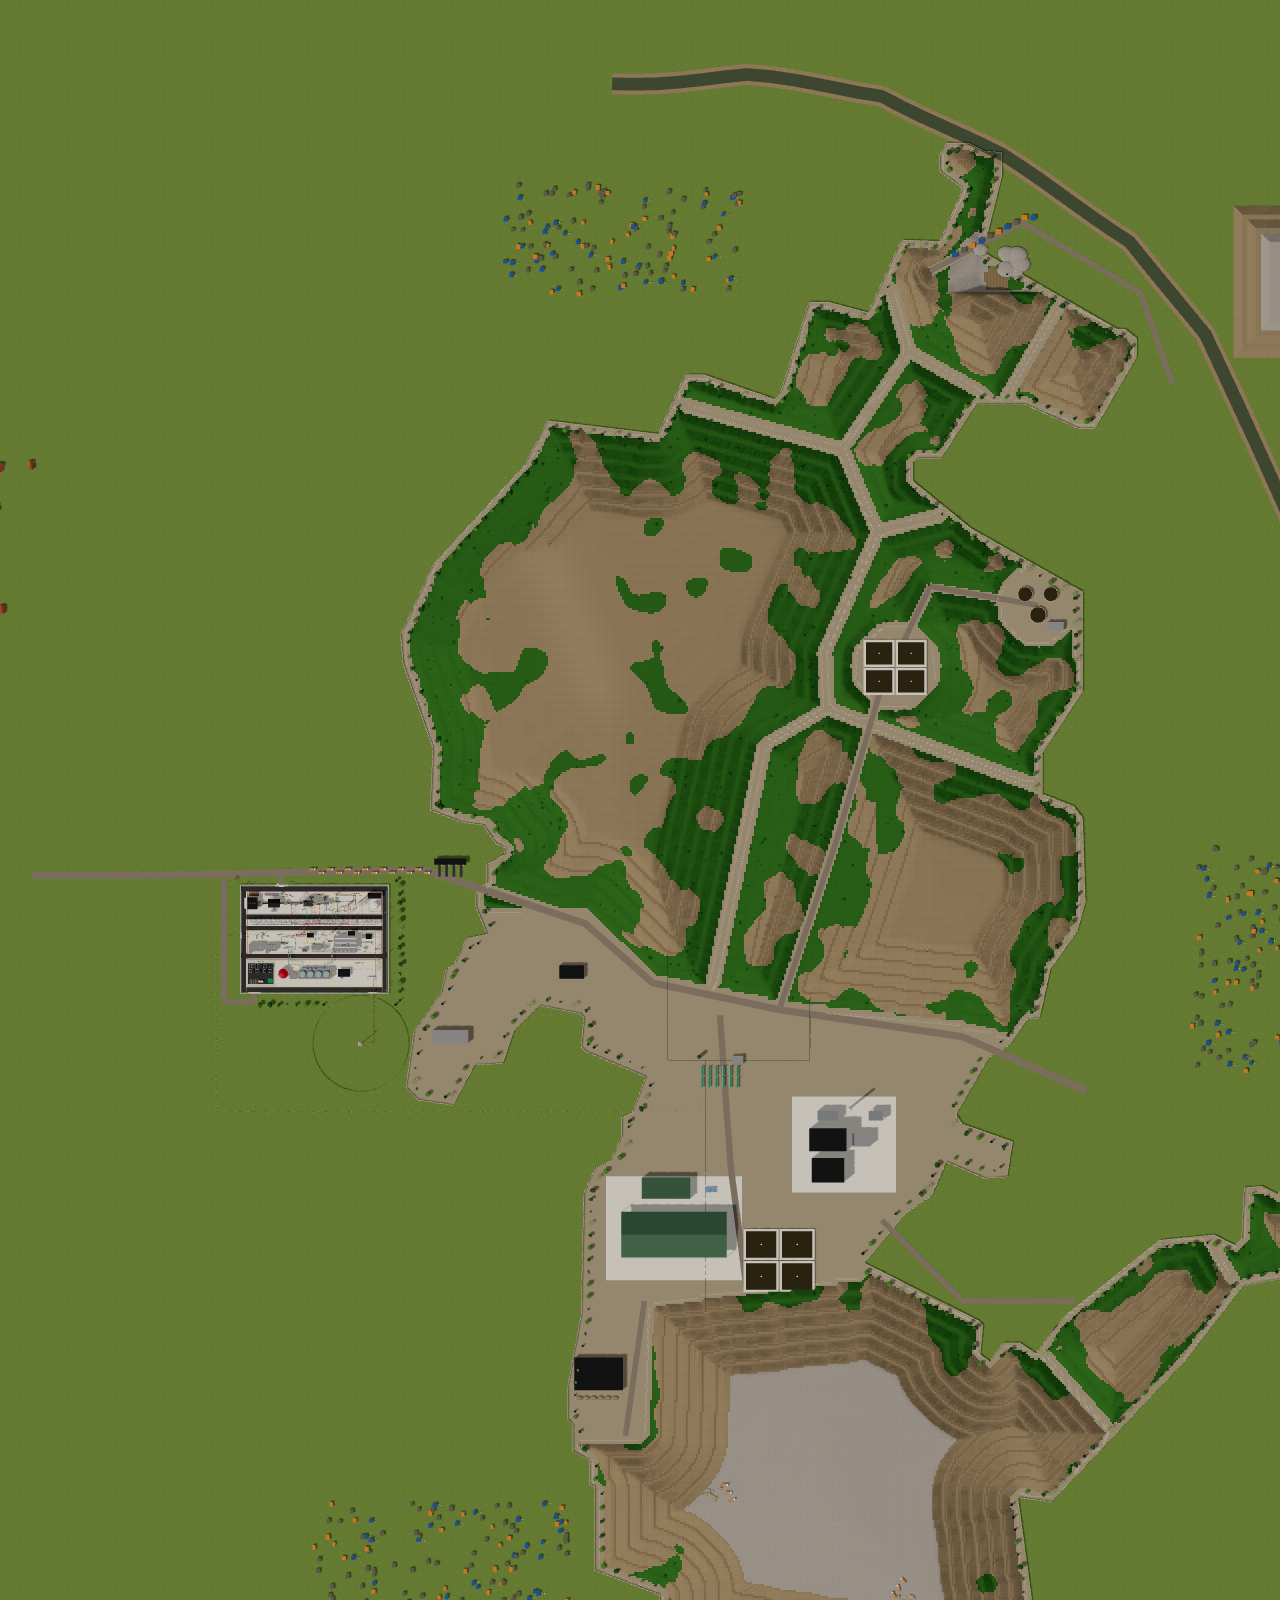
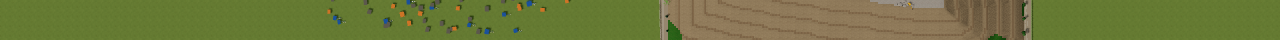
<file: tools/render_map.html>
<!DOCTYPE html><html><head><meta charset="utf-8"><style>body{margin:0}canvas{display:block}</style>
<script type="importmap">{"imports":{"three":"../methaland-site/lib/three/build/three.module.js","three/addons/":"../methaland-site/lib/three/examples/jsm/"}}</script></head><body>
<script type="module">
// Render peta dasar ortografis tampak atas dari model METHALAND sendiri (plant + konteks), utara di atas.
import * as THREE from 'three';
import { GLTFLoader } from 'three/addons/loaders/GLTFLoader.js';
import { MeshoptDecoder } from 'three/addons/libs/meshopt_decoder.module.js';
const X0 = -300, X1 = 1650, Y0 = -850, Y1 = 1200, PX = 1.25;          // meter (x timur, y utara), m/px
const W = Math.round((X1 - X0) / PX), H = Math.round((Y1 - Y0) / PX);
const r = new THREE.WebGLRenderer({ antialias: true, preserveDrawingBuffer: true }); r.setPixelRatio(1); r.setSize(W, H); document.body.appendChild(r.domElement);
r.toneMapping = THREE.ACESFilmicToneMapping; r.toneMappingExposure = 1.0; r.outputColorSpace = THREE.SRGBColorSpace; r.shadowMap.enabled = true; r.shadowMap.type = THREE.PCFShadowMap;
const s = new THREE.Scene(); s.background = new THREE.Color(0xdfe8e2);
s.add(new THREE.HemisphereLight(0xffffff, 0x8a8a7a, 1.1));
const sun = new THREE.DirectionalLight(0xfff4e6, 2.2); sun.position.set(500 - 500, 700, 200 + 400); sun.target.position.set(500, 0, 200); sun.castShadow = true; sun.shadow.mapSize.set(4096, 4096);
Object.assign(sun.shadow.camera, { left: -1500, right: 1500, top: 1500, bottom: -1500, near: 10, far: 3000 }); sun.shadow.bias = -0.0005; s.add(sun, sun.target);
const cx = (X0 + X1) / 2, cy = (Y0 + Y1) / 2;
const cam = new THREE.OrthographicCamera(-(X1 - X0) / 2, (X1 - X0) / 2, (Y1 - Y0) / 2, -(Y1 - Y0) / 2, 1, 3000);
cam.position.set(cx, 1500, -cy); cam.up.set(0, 0, -1); cam.lookAt(cx, 0, -cy);
const L = new GLTFLoader(); L.setMeshoptDecoder(MeshoptDecoder);
const load = n => new Promise((res, rej) => L.load(`../methaland-site/assets/models/${n}.glb`, g => res(g.scene), undefined, rej));
const [p, k] = await Promise.all([load('plant'), load('konteks')]);
for (const g of [p, k]) g.traverse(o => { if (o.isMesh) { o.castShadow = true; o.receiveShadow = true; for (const m of [].concat(o.material)) if ((m.name || '').startsWith('grating')) { m.alphaTest = 0.5; m.transparent = false; } } });
s.add(p, k); r.render(s, cam);
window.MAP = { W, H, X0, X1, Y0, Y1, url: r.domElement.toDataURL('image/jpeg', 0.86) };
</script></body></html>
</file>
<file: methaland-site/assets/css/style.css>
/* METHACYCLE Digital Twin · tema mengikuti poster LKTIN Eco-Generation 2026 */
:root{
  --green-950:#0B2E23; --green-900:#0E3B2E; --green-800:#14532D; --green-700:#1F7A4D; --green-500:#3AA76D; --lime-400:#8CC63F;
  --teal-700:#0C5A72; --teal-600:#127466; --teal-500:#129B8A; --teal-300:#5CC6B5;
  --mint-50:#EEF7F1; --mint-100:#DFF1E6; --line:#CFE6DC; --ink:#17322A; --muted:#4F655D; --white:#FFFFFF;
  --warn:#E8862A; --alarm:#E5484D; --ok:#22C55E; --frame:#7FB8DF;
  --g-head:linear-gradient(90deg,#0C5A72 0%,#127E86 50%,#2BA58A 100%);
  --g-chip:linear-gradient(90deg,#127466,#26987C 60%,#4DB585);
  --r:20px; --sh:0 10px 30px rgba(14,59,46,.08),0 2px 6px rgba(14,59,46,.05);
  --f-head:Poppins,system-ui,-apple-system,"Segoe UI",sans-serif; --f-body:Inter,system-ui,-apple-system,"Segoe UI",sans-serif; --f-mono:"JetBrains Mono",ui-monospace,SFMono-Regular,Menlo,Consolas,monospace;
  --nav-h:64px;
  /* SCADA */
  --sc-bg:#0B1F1A; --sc-panel:#102A23; --sc-line:#1E4136; --sc-ink:#DDEFE6; --sc-mute:#8FB3A5;
}
*{box-sizing:border-box}
[hidden]{display:none!important}
.anim-off,.anim-off *{animation-play-state:paused!important}
html{scroll-behavior:smooth;scroll-padding-top:calc(var(--nav-h) + 8px);-webkit-text-size-adjust:100%}
body{margin:0;font-family:var(--f-body);color:var(--ink);background:#fff;line-height:1.55;font-size:16px;overflow-x:hidden}
img{max-width:100%;display:block}
svg{flex-shrink:0}
button{font:inherit;color:inherit;cursor:pointer}
a{color:var(--teal-600)}
h1,h2,h3,h4{font-family:var(--f-head);line-height:1.2;margin:0}
:focus-visible{outline:3px solid var(--lime-400);outline-offset:2px;border-radius:6px}
.skip{position:absolute;left:-999px;top:8px;z-index:100;background:#fff;padding:8px 14px;border-radius:8px}
.skip:focus{left:8px}
.wrap{max-width:1400px;margin:0 auto;padding:0 24px}
.hero .wrap{max-width:1480px}
.muted{color:var(--muted)} .muted-l{color:#B7D3C7;font-size:13px}
sub,sup{line-height:0}

/* ---------- loader halaman */
.page-loader{position:fixed;inset:0;z-index:200;display:grid;place-items:center;background:radial-gradient(1200px 600px at 30% 20%,#14532D,#0B2E23 70%);color:#fff;transition:opacity .5s,visibility .5s}
.page-loader.done{opacity:0;visibility:hidden}
.pl-inner{text-align:center;max-width:520px;padding:24px}
.pl-word{font-family:var(--f-head);font-weight:800;font-size:clamp(34px,6vw,54px);letter-spacing:.04em;background:linear-gradient(90deg,#B9E58A,#fff);-webkit-background-clip:text;background-clip:text;color:transparent;margin-top:14px}
.pl-inner p{color:#CFE8DB;margin:8px 0 22px}
.pl-bar{width:min(320px,80vw);height:6px;border-radius:6px;background:rgba(255,255,255,.18);margin:0 auto;overflow:hidden}
.pl-bar i{display:block;height:100%;width:0;background:linear-gradient(90deg,var(--lime-400),var(--teal-300));transition:width .25s}
.pl-pct{display:block;margin-top:10px;font-size:13px;color:#B7D3C7;font-variant-numeric:tabular-nums}
.logo-mark{display:inline-grid;place-items:center;width:38px;height:38px;border-radius:11px;background:linear-gradient(135deg,#1F7A4D,#0C5A72);box-shadow:inset 0 0 0 2px rgba(140,198,63,.6)}
.logo-mark span{font-family:var(--f-head);font-weight:800;color:#B9E58A;font-size:20px;transform:translateY(1px)}
.logo-mark.big{width:72px;height:72px;border-radius:20px}.logo-mark.big span{font-size:40px}

/* ---------- navbar */
.nav{position:sticky;top:0;z-index:50;background:#0B2E23;color:#fff}
.nav-in{max-width:1440px;margin:0 auto;padding:0 20px;height:var(--nav-h);display:flex;align-items:center;gap:18px}
.brand{display:flex;align-items:center;gap:10px;text-decoration:none;color:inherit}
.brand-t{display:flex;flex-direction:column;line-height:1.05}.brand-t b{font-family:var(--f-head);letter-spacing:.06em;font-size:17px}.brand-t small{font-size:11px;color:#9FD3B9;letter-spacing:.12em;text-transform:uppercase}
.nav-links{display:flex;gap:2px;margin-left:auto;flex-wrap:nowrap}
.nav-links a{color:#D6EDE2;text-decoration:none;font-family:var(--f-head);font-weight:500;font-size:14px;padding:8px 11px;border-radius:999px;white-space:nowrap;transition:background .2s,color .2s}
.nav-links a:hover{background:rgba(255,255,255,.08);color:#fff}
.nav-links a.active{background:var(--g-chip);color:#fff}
.nav-progress{height:3px;background:rgba(255,255,255,.08)}.nav-progress i{display:block;height:100%;width:0;background:linear-gradient(90deg,var(--lime-400),var(--teal-300))}
.nav-burger{display:none;margin-left:auto;background:none;border:0;width:42px;height:42px;padding:9px;flex-direction:column;justify-content:space-between}
.nav-burger span{display:block;height:2px;background:#fff;border-radius:2px}
.nav-glb{display:flex;align-items:center;gap:8px;font-size:12px;color:#CFE8DB;font-variant-numeric:tabular-nums;white-space:nowrap}
.nav-glb[hidden]{display:none}
.nav-glb i{width:60px;height:4px;border-radius:4px;background:rgba(255,255,255,.2);position:relative;overflow:hidden}
.nav-glb i::after{content:"";position:absolute;inset:0;width:var(--p,0%);background:var(--lime-400)}
@media (max-width:1180px){
  .nav-burger{display:flex}
  .nav-links{position:fixed;top:var(--nav-h);left:0;right:0;flex-direction:column;background:#0B2E23;padding:12px 16px 20px;gap:4px;transform:translateY(-120%);transition:transform .3s;box-shadow:0 20px 40px rgba(0,0,0,.3);max-height:calc(100vh - var(--nav-h));overflow:auto}
  .nav-links.open{transform:none}
  .nav-links a{font-size:16px;padding:12px 14px}
  .nav-glb{order:3}
}

/* ---------- tombol */
.btn{display:inline-flex;align-items:center;gap:9px;border:0;border-radius:999px;padding:12px 20px;font-family:var(--f-head);font-weight:600;font-size:15px;text-decoration:none;transition:transform .15s,box-shadow .2s,background .2s;white-space:nowrap}
.btn svg{width:18px;height:18px}
.btn:hover{transform:translateY(-1px)}
.btn.sm{padding:9px 15px;font-size:14px}
.btn-lime{background:var(--lime-400);color:var(--green-950);box-shadow:0 8px 24px rgba(140,198,63,.35)}
.btn-glass{background:rgba(255,255,255,.12);color:#fff;box-shadow:inset 0 0 0 1.5px rgba(255,255,255,.35)}
.btn-glass:hover{background:rgba(255,255,255,.2)}
.btn-teal{background:var(--g-chip);color:#fff}
.btn-ghost{background:#fff;color:var(--teal-600);box-shadow:inset 0 0 0 1.5px var(--line)}
.btn-mini{border:1.5px solid var(--line);background:#fff;border-radius:999px;font-size:12.5px;font-weight:600;padding:5px 11px;color:var(--teal-600);white-space:nowrap}
.btn-mini:hover{border-color:var(--teal-500)}
.btn-round{width:40px;height:40px;border-radius:50%;border:1.5px solid var(--line);background:#fff;display:grid;place-items:center;color:var(--teal-600)}
.btn-round svg{width:20px;height:20px}

/* ---------- hero */
.hero{position:relative;color:#fff;min-height:calc(100vh - var(--nav-h));display:flex;align-items:center;overflow:hidden;background:#0E3B2E}
.hero-bg{position:absolute;inset:0;background:linear-gradient(90deg,rgba(14,59,46,.9) 0%,rgba(14,59,46,.78) 45%,rgba(31,122,77,.5) 100%),url(../img/render/07_oec.jpg) center/cover no-repeat;transform:scale(1.04)}
.hero-bg::after{content:"";position:absolute;inset:0;background:linear-gradient(180deg,rgba(11,46,35,0) 45%,rgba(11,46,35,.8))}
.hero-in{position:relative;width:100%;padding-top:clamp(36px,6vh,72px);padding-bottom:clamp(28px,5vh,56px);display:flex;flex-direction:column;gap:clamp(28px,5vh,52px)}
.hero-main{display:grid;grid-template-columns:minmax(0,1fr) 340px;gap:40px 56px;align-items:center}
.hero-copy{min-width:0}
.pill-badge{display:inline-block;background:rgba(140,198,63,.18);color:#D8F2B8;border:1.5px solid rgba(140,198,63,.55);padding:6px 14px;border-radius:999px;font-size:13px;font-weight:600;letter-spacing:.03em}
.hero-title{display:block;max-width:100%;font-weight:800;font-size:clamp(44px,8.2vw,124px);letter-spacing:.005em;line-height:.95;margin:16px 0 16px;background:linear-gradient(180deg,#C9EE9C 0%,#E9F8DA 45%,#FFFFFF 100%);-webkit-background-clip:text;background-clip:text;color:transparent;filter:drop-shadow(0 6px 18px rgba(0,0,0,.25));width:max-content;padding-right:.04em}
.hero-sub{font-family:var(--f-head);font-weight:600;font-size:clamp(16px,1.55vw,22px);line-height:1.4;max-width:860px;margin:0;color:#F1FAF5}
.hero-cta{display:flex;flex-wrap:wrap;gap:12px;margin-top:26px}
/* tim */
.team-card{background:rgba(255,255,255,.97);color:var(--ink);border-radius:22px;padding:18px 18px 10px;box-shadow:0 18px 44px rgba(0,0,0,.25);width:100%}
.team-title{display:flex;align-items:baseline;justify-content:space-between;gap:10px;padding-bottom:10px;border-bottom:1px solid var(--line);font-family:var(--f-head)}
.team-title span{font-size:12px;letter-spacing:.08em;text-transform:uppercase;color:var(--muted);font-weight:600}.team-title b{font-size:18px;font-style:italic;color:var(--green-800)}
.team-row{list-style:none;margin:0;padding:0}
.team-row li{display:flex;align-items:center;gap:14px;padding:11px 0;border-bottom:1px dashed var(--line)}.team-row li:last-child{border-bottom:0}
.team-row img{width:52px;height:52px;border-radius:50%;object-fit:cover;flex-shrink:0;box-shadow:0 0 0 3px var(--mint-100),0 0 0 5px var(--teal-500)}
.team-row b{display:block;font-family:var(--f-head);font-size:15.5px;line-height:1.25}.team-row span{display:block;font-size:12.5px;color:var(--muted)}
/* strip KPI */
.hero-scroll{position:absolute;left:50%;bottom:18px;transform:translateX(-50%);display:flex;flex-direction:column;align-items:center;gap:4px;color:#CFE8DB;font-size:12px;font-weight:600;letter-spacing:.06em;text-decoration:none;opacity:.85}
.hero-scroll i{width:22px;height:34px;border:2px solid rgba(255,255,255,.6);border-radius:12px;position:relative}
.hero-scroll i::after{content:"";position:absolute;left:50%;top:6px;width:4px;height:7px;margin-left:-2px;border-radius:2px;background:#B9E58A;animation:scrollDot 1.6s ease-in-out infinite}
@keyframes scrollDot{0%{transform:translateY(0);opacity:1}70%{transform:translateY(12px);opacity:0}100%{opacity:0}}
@media (max-height:760px),(max-width:767px){.hero-scroll{display:none}}
@media (max-width:767px){.kpi-big{padding:14px 16px 16px}.kpi-big .kl{font-size:11px;letter-spacing:.06em}.kpi-big small{font-size:12px}.team-card{padding:14px 14px 6px}}
.hero-kpis{display:grid;grid-template-columns:repeat(4,minmax(0,1fr));background:rgba(9,38,29,.55);border:1.5px solid rgba(255,255,255,.18);border-radius:22px;backdrop-filter:blur(8px);-webkit-backdrop-filter:blur(8px);overflow:hidden}
.kpi-big{padding:18px 24px 20px;min-width:0;position:relative}
.kpi-big+.kpi-big{border-left:1px solid rgba(255,255,255,.14)}
.kpi-big .kl{display:block;font-size:12px;font-weight:700;letter-spacing:.08em;text-transform:uppercase;color:#B9E58A}
.kpi-big b{display:block;font-family:var(--f-head);font-weight:800;font-size:clamp(28px,3vw,42px);line-height:1.08;color:#fff;margin-top:6px;white-space:nowrap}
.kpi-big b span{display:inline;font:inherit;color:inherit;margin:0}
.kpi-big b em{font-style:normal;font-size:.46em;font-weight:600;color:#D8F2B8;white-space:nowrap}
.kpi-big small{display:block;font-size:12.5px;color:#C2DDD0;margin-top:4px}

/* ---------- section */
.sec{padding:76px 0;position:relative}
.sec-mint{background:var(--mint-50)}
.sec-dark{background:linear-gradient(180deg,#0B2E23,#0B1F1A 240px)}
.sec-pill{display:inline-block;background:var(--g-head);color:#fff;font-style:italic;font-weight:700;font-size:clamp(20px,2.4vw,28px);padding:10px 26px 11px;border-radius:999px;box-shadow:0 8px 20px rgba(12,90,114,.22);margin-bottom:14px}
.sec-lead{max-width:880px;color:var(--muted);font-size:17px;margin:4px 0 30px}
.sec-lead.light{color:#B9D6CA}
.h-sm{font-size:18px;margin:0 0 12px;color:var(--green-900)}
.card{background:#fff;border:1.5px solid var(--line);border-radius:var(--r);box-shadow:var(--sh);padding:22px}
.card.frame{border:2px dashed var(--frame);box-shadow:none}
.card-h{display:flex;align-items:center;gap:12px;margin-bottom:14px}
.card-h h3{font-size:18px;color:var(--green-900)}
.ico-c{width:44px;height:44px;border-radius:50%;display:grid;place-items:center;background:var(--c,#127466);color:#fff;flex-shrink:0}
.ico-c svg{width:22px;height:22px}
.grid2{display:grid;grid-template-columns:1fr 1fr;gap:22px}
.grid3{display:grid;grid-template-columns:repeat(3,1fr);gap:22px}
.reveal{opacity:0;transform:translateY(18px);transition:opacity .7s ease,transform .7s ease}
.reveal.in{opacity:1;transform:none}
@media (prefers-reduced-motion:reduce){.reveal{opacity:1;transform:none;transition:none}html{scroll-behavior:auto}*{animation-duration:.01ms!important;animation-iteration-count:1!important}}
.badge{display:inline-block;font-size:10.5px;font-weight:700;color:#fff;border-radius:5px;padding:1px 6px;vertical-align:1px;letter-spacing:.02em;font-family:var(--f-body)}
.badge.st-S{background:#1F6FB5}.badge.st-C{background:#1F7A4D}.badge.st-A{background:#A86100}
.badge.est{background:#E8862A}.badge.base{background:#6B7F77}
.note-sm{font-size:12.5px;color:var(--muted);margin:10px 0 0;line-height:1.45}
.note-warn{display:flex;gap:8px;align-items:flex-start;background:#FFF5EA;border-radius:12px;padding:10px 12px;font-size:14px;color:#7A4510;margin:14px 0 0}
.note-warn svg{width:18px;height:18px;color:var(--warn);margin-top:2px}
.ticks{padding:0;margin:12px 0 0;list-style:none}.ticks li{padding-left:24px;position:relative;margin:7px 0;font-size:15px}
.ticks li::before{content:"";position:absolute;left:3px;top:7px;width:10px;height:6px;border-left:2.5px solid var(--teal-500);border-bottom:2.5px solid var(--teal-500);transform:rotate(-45deg)}

/* ---------- latar */
.stat-l{display:grid;grid-template-columns:auto 1fr;column-gap:12px;align-items:baseline;padding:10px 0;border-bottom:1px dashed var(--line)}
.stat-l b{font-family:var(--f-head);font-weight:800;font-size:28px;color:var(--teal-700);grid-row:span 2}
.stat-l span{font-weight:600;font-size:14px}.stat-l small{color:var(--muted);font-size:12.5px;font-style:italic}
.opp-row{display:grid;grid-template-columns:repeat(3,1fr);gap:10px}
.opp{border:1.5px solid var(--line);border-radius:16px;padding:12px 8px;text-align:center;background:linear-gradient(180deg,#fff,var(--mint-50))}
.opp svg{width:28px;height:28px;color:var(--teal-600);margin:0 auto 4px}
.opp b{display:block;font-family:var(--f-head);font-size:26px;color:var(--teal-700);line-height:1.1}.opp span{display:block;font-size:12.5px;font-weight:600}.opp small{display:block;font-size:11.5px;color:var(--muted);font-style:italic}
.chal-row{display:flex;gap:8px;flex-wrap:wrap}.chal{background:var(--g-chip);color:#fff;font-family:var(--f-head);font-weight:700;padding:6px 14px;border-radius:999px;font-size:14px}
.propose{margin-top:30px;border-radius:22px;overflow:hidden;border:1.5px solid var(--line)}
.propose-h{background:var(--g-head);color:#fff;font-family:var(--f-head);font-style:italic;font-weight:700;text-align:center;padding:10px 16px}
.propose-row{display:flex;align-items:center;justify-content:center;gap:14px;padding:16px;flex-wrap:wrap;background:#fff}
.propose-row .pp{background:#0E5E68;color:#fff;font-family:var(--f-head);font-weight:800;font-style:italic;font-size:clamp(17px,2vw,24px);padding:10px 22px;border-radius:999px}
.propose-row i{font-style:normal;font-size:28px;color:var(--teal-500);font-weight:700}
.how{display:flex;align-items:stretch;margin-top:20px;background:linear-gradient(90deg,#0E5E68,#1F8A6C);border-radius:999px;padding:6px;gap:6px;overflow-x:auto;scrollbar-width:thin}
.how-lead{flex:0 0 auto;display:grid;place-items:center;background:#fff;color:var(--teal-700);font-family:var(--f-head);font-style:italic;font-weight:800;font-size:22px;border-radius:999px;padding:0 26px}
.how-steps{list-style:none;margin:0;padding:0;display:flex;gap:4px;flex:1}
.how-steps li{flex:1;min-width:150px}
.how-steps button{width:100%;height:100%;border:0;background:rgba(255,255,255,.08);color:#fff;font-family:var(--f-head);font-weight:600;font-style:italic;font-size:15px;line-height:1.2;padding:10px 14px 10px 18px;clip-path:polygon(0 0,92% 0,100% 50%,92% 100%,0 100%,8% 50%);text-align:left;display:flex;align-items:center;gap:8px;transition:background .2s}
.how-steps li:first-child button{clip-path:polygon(0 0,92% 0,100% 50%,92% 100%,0 100%)}
.how-steps button span{font-style:normal;font-size:12px;background:var(--lime-400);color:var(--green-950);border-radius:999px;padding:2px 7px}
.how-steps button:hover,.how-steps button:focus-visible{background:rgba(140,198,63,.45)}

/* ---------- peta lokasi */
.peta{margin-top:28px;padding:18px}
.pm-head{display:flex;justify-content:space-between;gap:14px;align-items:flex-start;flex-wrap:wrap;margin-bottom:12px}
.pm-layers{display:flex;flex-wrap:wrap;gap:6px}
.pm-chip{cursor:pointer}.pm-chip input{position:absolute;opacity:0;width:1px;height:1px}
.pm-chip span{display:inline-block;border:1.5px solid var(--line);border-radius:999px;padding:5px 11px;font:600 12.5px var(--f-head);color:var(--muted);background:#fff}
.pm-chip input:checked+span{background:var(--g-chip);color:#fff;border-color:transparent}
.pm-chip input:focus-visible+span{outline:3px solid var(--lime-400);outline-offset:2px}
.pm-grid{display:grid;grid-template-columns:minmax(0,1fr) 330px;gap:16px}
.pm-stage{position:relative;height:min(76vh,700px);min-height:420px;border-radius:18px;overflow:hidden;background:#dfe8e2;border:1.5px solid var(--line)}
#pmSvg{width:100%;height:100%;display:block;cursor:grab;touch-action:pan-y}
#pmSvg.dragging{cursor:grabbing}
.pm-zoom{position:absolute;right:10px;top:10px;display:flex;flex-direction:column;gap:6px}
.pm-t{font:700 19px Poppins,system-ui,sans-serif;fill:#fff;paint-order:stroke;stroke:#17322A;stroke-width:4.5px;stroke-linejoin:round}
.pm-t.sm{font-size:16px}.pm-t.riv{fill:#DFF3FF;stroke:#0C4A6E;font-style:italic}
.pm-bt{font:700 16px Poppins,system-ui,sans-serif;fill:#fff}.pm-bt.dark{fill:#0B2E23;font-size:18px}
.pm-badge{fill:#E5484D;stroke:#fff;stroke-width:2.5}.pm-badge.blue{fill:#1F6FB5}
.pm-ex{font:900 18px Poppins,sans-serif;fill:#fff}
.pm-area{fill-opacity:.16;stroke:#fff;stroke-opacity:.5;stroke-width:2;stroke-dasharray:6 6;pointer-events:none}
.pm-plant{fill:rgba(140,198,63,.18);stroke:#8CC63F;stroke-width:4}
.pm-sterile{fill:rgba(232,134,42,.12);stroke:#E8862A;stroke-width:3;stroke-dasharray:8 6}
.pm-dist{stroke:#E5484D;stroke-width:4;stroke-dasharray:10 7}.pm-dist.blue{stroke:#1F6FB5}
.pm-lfg{fill:none;stroke:#facc40;stroke-width:6;stroke-dasharray:14 10;animation:dash 1.2s linear infinite;paint-order:stroke}
.pm-pin{cursor:pointer;outline:none}
.pm-pin:hover>circle:not(.pm-area),.pm-pin:focus-visible>circle:not(.pm-area),.pm-pin.sel>circle:not(.pm-area),.pm-pin.sel rect,.pm-pin:focus-visible rect{filter:drop-shadow(0 0 6px rgba(140,198,63,.95))}
.pm-pin.zone.sel .pm-area{fill-opacity:.32;stroke-opacity:1}
.pm-side{padding:16px;max-height:min(76vh,700px);overflow-y:auto}
.pm-h{font-size:16px;color:var(--green-900);margin:4px 0 8px}
.pm-tag{display:inline-block;color:#fff;font-size:11.5px;font-weight:700;border-radius:999px;padding:2px 10px}
.pm-kv{display:grid;grid-template-columns:1fr auto;gap:6px 10px;font-size:13.5px;margin-bottom:10px}
.pm-kv span{color:var(--muted)}.pm-kv b{font-family:var(--f-head);color:var(--teal-700);text-align:right}
.pm-checks{list-style:none;padding:0;margin:0 0 12px}
.pm-checks li{display:grid;grid-template-columns:1fr auto;gap:2px 10px;padding:8px 0;border-bottom:1px dashed var(--line);font-size:13.5px}
.pm-checks b{font-family:var(--f-head);color:var(--teal-700)}.pm-checks small{grid-column:1/-1;color:var(--muted);font-size:12px}
.pm-legend{display:grid;gap:5px;font-size:12px;color:var(--muted);margin-bottom:12px}
.pm-legend i{display:inline-block;width:14px;height:14px;border-radius:50%;margin-right:7px;vertical-align:-2px;border:2px solid #fff;box-shadow:0 0 0 1px #9FB5AC}
.pm-legend .lg-z{background:linear-gradient(90deg,hsl(28 70% 58%),hsl(8 85% 36%))}.pm-legend .lg-f{background:#0C5A72;border-radius:3px}.pm-legend .lg-o{background:#6B7F77;border-radius:3px}
.pm-legend .lg-d{border-radius:0;height:0;border:0;border-top:3px dashed #E5484D;box-shadow:none;width:18px;vertical-align:3px}
@media (max-width:1023px){.pm-grid{grid-template-columns:1fr}.pm-side{max-height:none}.pm-stage{height:62vh}}
@media (max-width:767px){.pm-t{font-size:24px}.pm-t.sm{font-size:20px}}

/* ---------- 3D */
.sec-3d{padding-bottom:40px}
.v3d{max-width:1600px;margin:0 auto;padding:0 16px}
.v3d-stage{position:relative;height:max(560px,82vh);border-radius:24px;overflow:hidden;background:linear-gradient(180deg,#B9CFDF,#E2E9E2);border:1.5px solid var(--line);box-shadow:var(--sh);isolation:isolate}
.v3d-stage:fullscreen{border-radius:0;height:100vh}
#v3dCanvas{position:absolute;inset:0;width:100%;height:100%;display:block;touch-action:none;outline:none}
.v3d-labels{position:absolute;inset:0;pointer-events:none;overflow:hidden}
.v3d-labels svg{position:absolute;inset:0;width:100%;height:100%}
.lab{position:absolute;left:0;top:0;will-change:transform;padding:3px 7px;border-radius:6px;font:700 12px/1.2 var(--f-body);background:#fff;border:1.5px solid #3c4046;white-space:nowrap;box-shadow:0 1px 3px rgba(0,0,0,.18);color:#1d2228}
.lab.util{background:#fff6e8;border-color:#c87828;color:#784010}.lab.hl{border-color:#1F7A4D;box-shadow:0 0 0 3px rgba(140,198,63,.45)}
.lab.ctx{background:#22282e;border-color:#22282e;color:#fff;font-weight:600}.lab.ctx2{background:#fff;border-color:#7a8087;font-weight:600;color:#30363c}
.panel-glass{background:rgba(255,255,255,.9);border:1px solid rgba(207,230,220,.9);border-radius:14px;box-shadow:0 8px 24px rgba(20,40,30,.14)}
.v3d-areas{position:absolute;left:84px;right:380px;top:12px;display:flex;gap:6px;flex-wrap:wrap;z-index:3}
.achip{border:0;font:600 12.5px var(--f-head);padding:6px 12px;border-radius:999px;background:rgba(255,255,255,.92);color:var(--ink);box-shadow:0 2px 8px rgba(0,0,0,.12);white-space:nowrap}
.achip:hover{background:#fff}.achip.on{background:var(--g-chip);color:#fff}
.achip.all{box-shadow:inset 0 0 0 1.5px var(--teal-500),0 2px 8px rgba(0,0,0,.12)}
.v3d-tools{position:absolute;left:12px;top:12px;bottom:12px;width:62px;display:flex;flex-direction:column;gap:4px;padding:6px;z-index:4;overflow-y:auto;scrollbar-width:none;background:rgba(11,46,35,.9);border-radius:16px}
.v3d-tools::-webkit-scrollbar{display:none}
.tb{border:0;background:transparent;color:#CFE8DB;border-radius:10px;padding:6px 2px 4px;display:flex;flex-direction:column;align-items:center;gap:2px;font-size:10px;font-weight:600;line-height:1.1}
.tb svg{width:20px;height:20px}
.tb:hover{background:rgba(255,255,255,.1);color:#fff}
.tb.on{background:rgba(140,198,63,.22);color:#D8F2B8}
.tb[data-act].on{background:var(--lime-400);color:var(--green-950)}
.tb-sep{display:block;height:1px;background:rgba(255,255,255,.15);margin:3px 6px;flex-shrink:0}
.v3d-panel{position:absolute;right:12px;top:12px;bottom:92px;width:356px;z-index:4;display:flex;flex-direction:column;background:rgba(255,255,255,.97);border-radius:18px;border:1px solid var(--line);box-shadow:0 12px 32px rgba(14,59,46,.18);transition:transform .35s ease,opacity .35s}
.v3d-panel.closed{transform:translateX(calc(100% + 20px));opacity:0;pointer-events:none}
.v3d-panel-toggle{position:absolute;right:378px;top:12px;z-index:5;width:38px;height:38px;border-radius:12px;border:0;background:rgba(255,255,255,.92);display:grid;place-items:center;color:var(--teal-600);box-shadow:0 2px 8px rgba(0,0,0,.12);transition:right .35s}
.v3d-panel-toggle svg{width:20px;height:20px}
.v3d-stage.pclosed .v3d-panel-toggle{right:12px}
.v3d-stage.pclosed .v3d-areas{right:60px}
.vp-tabs{display:flex;gap:4px;padding:8px 8px 0;border-bottom:1px solid var(--line)}
.vp-tabs button{flex:1;border:0;background:none;font:600 13px var(--f-head);color:var(--muted);padding:9px 6px;border-bottom:3px solid transparent}
.vp-tabs button[aria-selected=true]{color:var(--teal-600);border-bottom-color:var(--teal-500)}
.vp-body{flex:1;overflow-y:auto;padding:16px 18px;overscroll-behavior:contain}
.tc-top{display:flex;gap:12px;align-items:flex-start}
.tc-num{flex:0 0 auto;width:40px;height:40px;border-radius:50%;background:var(--g-chip);color:#fff;font:800 17px var(--f-head);display:grid;place-items:center}
.tc-title{font-size:18px;color:var(--green-900)}
.tc-area{display:inline-block;margin-top:4px;font-size:11.5px;font-weight:700;color:var(--teal-700);background:var(--mint-100);border-radius:999px;padding:2px 9px}
.tc-say{margin:14px 0 12px;padding:0;list-style:none}
.tc-say li{position:relative;padding-left:16px;margin:6px 0;font-size:14.5px;line-height:1.45}
.tc-say li::before{content:"";position:absolute;left:2px;top:8px;width:6px;height:6px;border-radius:50%;background:var(--teal-500)}
.tc-nums{display:grid;gap:8px;margin-bottom:12px}
.numchip{display:flex;align-items:center;justify-content:space-between;gap:8px;border:1.5px solid var(--line);border-radius:14px;padding:8px 12px;background:linear-gradient(180deg,#fff,var(--mint-50))}
.numchip>span{font-size:12.5px;color:var(--muted);font-weight:600}.numchip .badge{margin-left:4px}
.numchip b{font-family:var(--f-head);font-size:19px;color:var(--teal-700);text-align:right}
.tc-tags{display:flex;flex-wrap:wrap;gap:6px;margin-bottom:12px}
.tagchip{border:1.5px solid var(--teal-300);background:#fff;color:var(--teal-700);font:700 12px var(--f-mono);border-radius:8px;padding:4px 8px}
.tagchip:hover,.tagchip.on{background:var(--teal-600);color:#fff;border-color:var(--teal-600)}
.tc-actions{display:flex;gap:8px;flex-wrap:wrap}
.ui-h{font-size:17px;color:var(--green-900);margin-bottom:4px}
.kv{display:grid;grid-template-columns:110px 1fr;gap:5px 10px;font-size:13.5px;margin:10px 0}
.kv dt{color:var(--muted);font-weight:600}.kv dd{margin:0}
.slist{list-style:none;padding:0;margin:6px 0 12px;font-size:13px}
.slist li{display:flex;gap:6px;align-items:center;padding:5px 0;border-bottom:1px dashed var(--line)}
.slist button{border:0;background:none;padding:0;text-align:left;color:var(--teal-700);font-weight:600}
.slist i{width:10px;height:10px;border-radius:3px;flex-shrink:0}
.slist .q{margin-left:auto;font-family:var(--f-mono);font-size:12px;color:var(--ink);white-space:nowrap}
.fleg{display:grid;grid-template-columns:1fr 1fr;gap:4px 10px;font-size:12.5px;margin:8px 0 12px}
.fleg label{display:flex;align-items:center;gap:6px;cursor:pointer}
.fleg i{width:18px;height:7px;border-radius:4px;display:inline-block}
.tbl-mini{width:100%;border-collapse:collapse;font-size:12.5px}.tbl-mini td{padding:3px 0;border-bottom:1px dashed var(--line)}.tbl-mini td:last-child{text-align:right;font-weight:700;font-family:var(--f-mono)}
.tbl-mini tr.hd td{color:var(--muted);font-weight:700;font-family:var(--f-body)}
.v3d-scale{position:absolute;left:86px;bottom:12px;z-index:3;padding:8px 10px 6px;font-size:11px;display:flex;align-items:flex-end;gap:12px}
.sbar{display:flex;height:7px;border:1.5px solid #1d2228;box-sizing:content-box}.sbar i{display:block;height:7px}
.slab{display:flex;justify-content:space-between;font-weight:700;margin-top:3px;font-variant-numeric:tabular-nums}
.snote{color:var(--muted);font-size:10px;margin-top:1px}
.v3d-help{position:absolute;left:86px;bottom:80px;z-index:6;padding:14px 16px;width:300px;font-size:13px}
.v3d-help dl{display:grid;grid-template-columns:70px 1fr;gap:4px 8px;margin:8px 0}
.v3d-help dt{font-family:var(--f-mono);font-weight:700;background:var(--mint-100);border-radius:5px;padding:0 6px;text-align:center}.v3d-help dd{margin:0}
.v3d-tip{position:absolute;pointer-events:none;background:#0E3B2E;color:#fff;font-size:12.5px;border-radius:10px;padding:9px 11px;display:none;max-width:300px;line-height:1.4;z-index:7;box-shadow:0 10px 24px rgba(0,0,0,.25)}
.v3d-tip b{font-size:13px}.v3d-tip .dn{font-weight:700;color:#9FE0FF;margin:3px 0;font-family:var(--f-mono);font-size:12px}.v3d-tip .q{font-size:16px;font-weight:700;color:#D8F2B8;font-family:var(--f-mono)}.v3d-tip .mut{color:#B7D3C7}
.v3d-load{position:absolute;inset:0;z-index:8;display:flex;flex-direction:column;align-items:center;justify-content:center;gap:12px;background:radial-gradient(900px 500px at 50% 30%,#14532D,#0B2E23);color:#fff;text-align:center;padding:20px;transition:opacity .5s}
.v3d-load.done{opacity:0;pointer-events:none}
.v3d-load b{font-family:var(--f-head);font-size:20px}
.v3d-load span{font-size:13px;color:#B7D3C7;font-variant-numeric:tabular-nums}
.tour-ribbon{margin-top:12px;background:#fff;border:1.5px solid var(--line);border-radius:20px;padding:12px 14px;box-shadow:var(--sh)}
.tr-ctrl{display:flex;align-items:center;gap:10px}
.tr-prog{flex:1;min-width:0}
.tr-meta{display:flex;justify-content:space-between;font-size:12.5px;color:var(--muted);font-weight:600;margin-bottom:5px}
.tr-bar{height:6px;border-radius:6px;background:var(--mint-100);overflow:hidden;position:relative}
.tr-bar i{position:absolute;left:0;top:0;bottom:0;width:100%;background:var(--g-chip);border-radius:6px;transform:scaleX(0);transform-origin:0 50%}
.tr-thumbs{display:flex;gap:8px;overflow-x:auto;padding:12px 2px 4px;scroll-snap-type:x proximity;scrollbar-width:thin}
.tth{flex:0 0 136px;border:2px solid transparent;border-radius:12px;background:var(--mint-50);padding:0;overflow:hidden;text-align:left;scroll-snap-align:start;position:relative}
.tth img{width:100%;aspect-ratio:16/9;object-fit:cover}
.tth span{display:block;font-size:11.5px;font-weight:600;line-height:1.25;padding:5px 7px 6px;height:38px;overflow:hidden}
.tth em{position:absolute;left:6px;top:6px;font-style:normal;font:800 11px var(--f-head);background:rgba(11,46,35,.8);color:#fff;border-radius:999px;padding:1px 7px}
.tth.on{border-color:var(--teal-500);box-shadow:0 4px 14px rgba(18,155,138,.3)}
.tth.done em{background:var(--teal-600)}
.v3d-stage.present .v3d-tools,.v3d-stage.present .v3d-areas,.v3d-stage.present .v3d-panel-toggle,.v3d-stage.present .vp-tabs{display:none}
.v3d-stage.present .v3d-panel{top:auto;bottom:16px;right:50%;transform:translateX(50%);width:min(760px,calc(100% - 32px));max-height:42%}
.v3d-stage.free .v3d-panel.ghosty{opacity:.35}.v3d-stage.free .v3d-panel.ghosty:hover{opacity:1}
.v3d-stage .exit-present{display:none}
.v3d-stage.present .exit-present{display:block;position:absolute;right:16px;top:16px;z-index:9}
@media (max-width:1279px){
  .v3d-panel{width:330px;bottom:12px}
  .v3d-panel-toggle{right:352px}
  .v3d-areas{right:60px}
}
@media (max-width:1279px) and (min-width:768px){
  .v3d-panel{box-shadow:-12px 0 40px rgba(14,59,46,.25)}
}
@media (max-width:767px){
  .v3d{padding:0 8px;--vh3:max(440px,68vh)}
  .v3d-stage{height:auto;min-height:0;padding-top:var(--vh3);overflow:visible;background:none;border:0;box-shadow:none;border-radius:0}
  #v3dCanvas,.v3d-labels,.v3d-load{height:var(--vh3);bottom:auto;border-radius:18px}
  #v3dCanvas{background:linear-gradient(180deg,#B9CFDF,#E2E9E2)}
  .v3d-stage:fullscreen{padding-top:0}.v3d-stage:fullscreen #v3dCanvas,.v3d-stage:fullscreen .v3d-labels{height:100%}
  .v3d-tools{left:8px;right:8px;top:calc(var(--vh3) - 62px);bottom:auto;width:auto;height:auto;flex-direction:row;overflow-x:auto;overflow-y:hidden;border-radius:14px;padding:5px}
  .tb{flex:0 0 52px}
  .tb-sep{width:1px;height:auto;margin:6px 3px}
  .v3d-areas{left:8px;right:52px;top:8px;flex-wrap:nowrap;overflow-x:auto;scrollbar-width:none;padding-bottom:4px}
  .v3d-areas::-webkit-scrollbar{display:none}
  .v3d-scale{left:8px;top:calc(var(--vh3) - 128px);bottom:auto;transform:scale(.85);transform-origin:left top}
  .v3d-help{left:8px;right:8px;width:auto;top:52px;bottom:auto}
  .v3d-panel{position:relative;inset:auto;width:auto;margin-top:10px;max-height:none;transform:none!important;opacity:1!important;pointer-events:auto!important}
  .v3d-panel-toggle{display:none}
  .vp-body{max-height:none}
  .v3d-stage.present .v3d-panel{display:none}
}

/* ---------- SCADA (HMI klasik, latar putih) */
.sec-scada{background:linear-gradient(180deg,#EEF2F4,#F7F9FA 320px,#fff)}
.scada{--sc-bg:#FFFFFF;--sc-panel:#ECEFF2;--sc-line:#B7C1C8;--sc-ink:#1E2A33;--sc-mute:#56636D;--sc-face:linear-gradient(180deg,#FBFCFD,#DCE2E6);
  max-width:1600px;margin:0 auto;padding:0 16px;color:var(--sc-ink);font-family:var(--f-body)}
.scada .mono,.scada .num{font-family:var(--f-mono)}
.sc-head{display:flex;align-items:center;gap:14px;flex-wrap:wrap;background:var(--sc-face);border:1px solid var(--sc-line);border-radius:14px 14px 0 0;padding:10px 14px;box-shadow:inset 0 1px 0 #fff}
.sc-brand{display:flex;align-items:center;gap:10px}.sc-brand b{font-family:var(--f-mono);letter-spacing:.08em;font-size:15px;color:#14212B}.sc-brand small{color:var(--sc-mute);font-size:12px}
.sc-dot{width:12px;height:12px;border-radius:2px;background:#22B14C;box-shadow:inset 0 0 0 1px rgba(0,0,0,.25),0 0 0 2px #fff}
.sc-clock{font-family:var(--f-mono);font-size:19px;font-weight:700;color:#0E2A36;margin-left:auto;font-variant-numeric:tabular-nums;letter-spacing:.04em;background:#fff;border:1px solid var(--sc-line);border-radius:6px;padding:3px 10px;box-shadow:inset 0 1px 3px rgba(0,0,0,.12)}
.sc-modes,.sc-speed{display:flex;background:#fff;border:1px solid var(--sc-line);border-radius:8px;padding:3px;gap:2px;box-shadow:inset 0 1px 2px rgba(0,0,0,.08)}
.sc-modes button,.sc-speed button{border:0;background:none;color:var(--sc-mute);font:700 12.5px var(--f-mono);padding:6px 10px;border-radius:5px}
.sc-modes button:hover,.sc-speed button:hover{background:#EEF2F4;color:var(--sc-ink)}
.sc-modes button[aria-checked=true]{background:linear-gradient(180deg,#2E9A63,#1F7A4D);color:#fff}
.sc-modes button[data-mode=sim][aria-checked=true]{background:linear-gradient(180deg,#F0A040,#C97512)}
.sc-speed button[aria-pressed=true]{background:linear-gradient(180deg,#6F7A83,#4C565E);color:#fff}
.sc-ib{border:1px solid var(--sc-line);background:var(--sc-face);color:var(--sc-ink);width:34px;height:34px;border-radius:7px;display:grid;place-items:center;padding:0;box-shadow:0 1px 2px rgba(0,0,0,.12)}
.sc-ib:hover{border-color:#7E8A93}
.sc-ib svg{width:17px;height:17px}.sc-ib[aria-pressed=true]{background:linear-gradient(180deg,#2E9A63,#1F7A4D);color:#fff}
.sc-speed .sc-ib{width:30px;height:28px;border:0;background:none;box-shadow:none}
.sc-modelabel{font-size:12.5px;color:#14532D;background:#E6F6EA;border:1.5px solid #22B14C;padding:4px 10px;border-radius:6px;font-weight:700;font-family:var(--f-mono)}
.sc-modelabel.sim{color:#7A4300;background:#FFF1DC;border-color:#F08C1A}
.sc-kpi{display:grid;grid-template-columns:repeat(7,1fr);gap:8px;background:var(--sc-panel);border-left:1px solid var(--sc-line);border-right:1px solid var(--sc-line);padding:8px}
.sk{background:#fff;padding:6px 10px 7px;min-width:0;border:1px solid var(--sc-line);border-radius:4px;box-shadow:inset 0 1px 3px rgba(0,0,0,.08)}
.sk span{display:block;font-size:11px;color:var(--sc-mute);white-space:nowrap;overflow:hidden;text-overflow:ellipsis;font-weight:700;letter-spacing:.03em;text-transform:uppercase}
.sk b{font-family:var(--f-mono);font-size:21px;font-weight:700;color:#0E2A36;font-variant-numeric:tabular-nums}.sk small{font-family:var(--f-mono);color:var(--sc-mute);font-size:11.5px;margin-left:4px}
.sk.warn{border-color:#F08C1A}.sk.warn b{color:#B86A12}.sk.alarm{border-color:#E0251B;background:#FFF4F3}.sk.alarm b{color:#C62828}
.sc-tabs{display:flex;gap:3px;background:var(--sc-panel);border:1px solid var(--sc-line);border-top:0;padding:6px 8px 0;overflow-x:auto;scrollbar-width:thin}
.sc-tabs button{border:1px solid var(--sc-line);border-bottom:0;background:linear-gradient(180deg,#F4F6F8,#D6DCE1);color:#3E4A53;font:600 13px var(--f-head);padding:8px 14px;border-radius:7px 7px 0 0;white-space:nowrap;position:relative}
.sc-tabs button:hover{color:var(--sc-ink);background:#F7F9FA}
.sc-tabs button[aria-selected=true]{background:#fff;color:#0E2A36;box-shadow:inset 0 3px 0 #1F7A4D;margin-bottom:-1px;padding-bottom:9px}
.sc-tabs button .tdot{display:inline-block;width:8px;height:8px;border-radius:2px;background:#22B14C;margin-right:7px;vertical-align:0;box-shadow:inset 0 0 0 1px rgba(0,0,0,.2)}
.sc-tabs button .tdot.warn{background:#F08C1A}.sc-tabs button .tdot.alarm{background:#E0251B;animation:blink 1.2s infinite}
.sc-main{display:grid;grid-template-columns:1fr 300px;border:1px solid var(--sc-line);border-top:1px solid var(--sc-line);background:var(--sc-bg)}
.sc-screen{position:relative;background:#fff;background-image:linear-gradient(rgba(30,42,51,.045) 1px,transparent 1px),linear-gradient(90deg,rgba(30,42,51,.045) 1px,transparent 1px);background-size:32px 32px;aspect-ratio:16/9;overflow:hidden;min-width:0}
#scSvg{position:absolute;inset:0;width:100%;height:100%;touch-action:pan-y;user-select:none;-webkit-user-select:none}
#scSvg.pan{touch-action:none;cursor:grab}
.sc-zoom{position:absolute;left:10px;bottom:10px;display:flex;gap:6px}
.sc-side{background:var(--sc-panel);border-left:1px solid var(--sc-line);padding:14px;display:flex;flex-direction:column;gap:14px;overflow-y:auto}
.sc-side h4{font-family:var(--f-mono);font-size:12px;letter-spacing:.08em;color:#fff;text-transform:uppercase;margin:0;background:linear-gradient(180deg,#6F7A83,#4C565E);padding:5px 9px;border-radius:4px}
.sc-side.locked .sl-field{opacity:.45}
.sl-field label{display:flex;justify-content:space-between;font-size:13px;font-weight:600}
.sl-field output{font-family:var(--f-mono);color:#0E2A36;background:#fff;border:1px solid var(--sc-line);border-radius:4px;padding:0 6px;font-size:12.5px}
.sl-field input[type=range]{width:100%;accent-color:#1F7A4D}
.sl-tog{display:flex;align-items:center;justify-content:space-between;font-size:13px;font-weight:600}
.scada .switch span{background:#B7C1C8}.scada .switch input:checked+span{background:#22B14C}
.sc-btn{border:1px solid var(--sc-line);background:var(--sc-face);color:var(--sc-ink);font:600 13px var(--f-head);border-radius:7px;padding:8px 12px;box-shadow:0 1px 2px rgba(0,0,0,.12)}
.sc-btn:hover{border-color:#7E8A93}.sc-btn.danger{background:linear-gradient(180deg,#F05A50,#C62828);border-color:#9E1C1C;color:#fff}.sc-btn.go{background:linear-gradient(180deg,#2E9A63,#1F7A4D);border-color:#17603C;color:#fff}
.sc-legend{display:grid;grid-template-columns:1fr 1fr;gap:4px 8px;font-size:11.5px;color:#3E4A53}
.sc-legend i{display:inline-block;width:16px;height:4px;border-radius:2px;margin-right:6px;vertical-align:2px}
.sc-legend i.lg-lamp{width:9px;height:9px;border-radius:2px;vertical-align:-1px;box-shadow:inset 0 0 0 1px rgba(0,0,0,.25)}
.sc-hint{font-size:12px;color:var(--sc-mute);line-height:1.45}
.sc-alarms{background:var(--sc-panel);border:1px solid var(--sc-line);border-top:0;border-radius:0 0 14px 14px;padding:10px 14px 12px}
.sa-head{display:flex;align-items:center;gap:12px}.sa-head b{font-family:var(--f-mono);letter-spacing:.06em;font-size:13px}
.sa-count{font-family:var(--f-mono);font-size:12px;color:var(--sc-mute);margin-right:auto}
.sa-list{list-style:none;margin:8px 0 0;padding:0;max-height:150px;overflow-y:auto;font-family:var(--f-mono);font-size:12.5px}
.sa-list li{display:grid;grid-template-columns:78px 64px 1fr auto;gap:10px;align-items:center;padding:5px 8px;border-radius:3px;margin-bottom:3px;background:#fff;border:1px solid #D5DBE0;border-left:4px solid var(--sc-mute)}
.sa-list li.hi{border-left-color:#E0251B}.sa-list li.md{border-left-color:#F08C1A}.sa-list li.lo{border-left-color:#0E7C72}
.sa-list li.active.unack.hi{animation:alarmbg 1.6s infinite}
.sa-list li.cleared{opacity:.55}
.sa-list .pr{font-weight:700}.sa-list li.hi .pr{color:#C62828}.sa-list li.md .pr{color:#B86A12}.sa-list li.lo .pr{color:#0E7C72}
.sa-list button{border:1px solid var(--sc-line);background:var(--sc-face);color:var(--sc-ink);border-radius:4px;font:600 11.5px var(--f-mono);padding:3px 8px}
.sa-list li.sa-empty{display:block;border:0;background:none}.sa-empty{color:var(--sc-mute);font-family:var(--f-body);font-size:13px;padding:6px 2px}
.sc-note{display:flex;gap:8px;align-items:center;font-size:13px;color:#7A4300;margin:10px 4px 0}.sc-note svg{width:16px;height:16px}
@keyframes blink{50%{opacity:.25}}
@keyframes alarmbg{50%{background:#FDE2E0}}
@keyframes dash{to{stroke-dashoffset:-28}}
/* svg HMI */
.hmi text{font-family:var(--f-body);fill:#1E2A33}
.hmi .tagt{font-family:var(--f-mono);font-weight:700;fill:#10181E}
.hmi .namet{fill:#4B5862}
.hmi .sline{fill:none;stroke-linecap:round;stroke-linejoin:round}
.hmi .pipe-o{stroke:#4A535A;stroke-linecap:butt;stroke-linejoin:miter}
.hmi .pipe-i{stroke:#E4E8EB;stroke-linecap:butt;stroke-linejoin:miter}
.hmi .parw{fill:#3A434A}
.hmi .sflow{fill:none;stroke-dasharray:9 5;stroke-linecap:butt;animation:dash 1.1s linear infinite}
.hmi .sflow.slow{animation-duration:2.2s}.hmi .sflow.fast{animation-duration:.7s}
.hmi .sflow.stop{animation-play-state:paused;opacity:0}
.hmi .sline.dim{opacity:.45}
.hmi .dia{cursor:pointer}
.hmi .dia rect{fill:#fff;stroke:#59646D;stroke-width:1.1}
.hmi .dia text{font-family:var(--f-mono);font-weight:700;font-size:10px;fill:#14212B}
.hmi .dia:hover rect,.hmi .dia.sel rect{fill:#FFF6C8;stroke:#1E2A33}
.hmi .conn polygon{fill:url(#g-conn);stroke:#2F373E;stroke-width:1.1}.hmi .conn text{font-family:var(--f-mono);font-size:10px;font-weight:700;fill:#fff}
.hmi .dia:hover .conn polygon,.hmi .dia.sel .conn polygon{fill:#3F474E}
.hmi .term text{fill:#fff;font-family:var(--f-mono)}
.hmi .vbox rect{fill:#fff;stroke:#7E8A93;stroke-width:1}
.hmi .vtag{font-family:var(--f-mono);font-weight:700;fill:#0E2A36}
.hmi .vunit{font-family:var(--f-mono);fill:#56636D}
.hmi .unit{cursor:pointer}
.hmi .unit:hover .ubody{filter:brightness(1.08) drop-shadow(0 0 3px rgba(31,122,77,.55))}
.hmi .unit.sel .ring,.hmi .unit.hl .ring{opacity:1}
.hmi .ring{opacity:0;fill:none;stroke:#1F7A4D;stroke-width:2.5;stroke-dasharray:6 4}
.hmi .unit.hl .ring{animation:blink 1s infinite}
.hmi .unit.stopped .ubody{filter:grayscale(1) opacity(.55)}
.hmi .lamp{stroke:#1E2A33;stroke-width:1}
.hmi .lamp.run{fill:#22B14C}.hmi .lamp.stop{fill:#9AA3AA}.hmi .lamp.warn{fill:#F08C1A}.hmi .lamp.alarm{fill:#E0251B;animation:blink 1.2s infinite}
.hmi .boxd{fill:none;stroke:#8A949C;stroke-dasharray:6 5}
.hmi .boxl{font-style:italic;fill:#56636D;font-size:11px}
.hmi .panelbg{fill:#F4F6F8;stroke:#B7C1C8}
.hmi .ptbar{fill:#5A646C}
.hmi .ptitle{font-family:var(--f-mono);font-size:15px;font-weight:700;fill:#fff;letter-spacing:.06em}
.hmi .thd{fill:#56636D;font-weight:700}
.hmi .prow text{font-family:var(--f-mono);font-size:14px}
.hmi .prow .tval{fill:#0E2A36;font-weight:700}.hmi .prow .tmut{fill:#56636D}
.hmi .prow:hover rect:first-child{fill:#E3EEF0}
.sc-pop,.sc-face{position:absolute;z-index:5;background:#fff;border:1px solid #9AA5AD;border-radius:8px;box-shadow:0 12px 30px rgba(20,33,43,.22);color:var(--sc-ink);font-size:13px}
.sc-pop{padding:10px 12px;min-width:220px;max-width:300px;pointer-events:none}
.sc-pop b{font-family:var(--f-mono)}.sc-pop .q{font-family:var(--f-mono);font-size:18px;color:#0E2A36;font-weight:700;background:#F2F5F7;border:1px solid #D5DBE0;border-radius:4px;padding:2px 8px;margin:6px 0}
.sc-pop .r{display:flex;justify-content:space-between;gap:12px;font-family:var(--f-mono);font-size:12px;color:var(--sc-mute)}.sc-pop .r span:last-child{color:var(--sc-ink)}
.sc-face{width:min(330px,calc(100% - 20px));padding:0;overflow:hidden}
.fp-h{display:flex;align-items:center;gap:8px;padding:9px 12px;background:linear-gradient(180deg,#6F7A83,#4C565E);color:#fff;border-bottom:1px solid #3A434A}
.fp-h b{font-family:var(--f-mono);font-size:15px}.fp-h small{color:#DDE3E7;font-size:12px;flex:1;min-width:0;white-space:nowrap;overflow:hidden;text-overflow:ellipsis}
.fp-h button{border:0;background:none;color:#fff;width:28px;height:28px;display:grid;place-items:center;padding:0}.fp-h button svg{width:16px;height:16px}
.fp-b{padding:10px 12px}
.fp-st{display:flex;gap:8px;margin-bottom:8px;flex-wrap:wrap}
.fp-pill{font-family:var(--f-mono);font-size:11.5px;font-weight:700;padding:3px 8px;border-radius:4px;background:#F2F5F7;border:1px solid #C3CBD1;color:#3E4A53}
.fp-pill.run{color:#fff;background:#22B14C;border-color:#178A39}.fp-pill.stop{color:#3E4A53;background:#DCE1E5}.fp-pill.alarm{color:#fff;background:#E0251B;border-color:#9E1C1C}
.fp-pill.mode{cursor:pointer}
.fp-vals{display:grid;grid-template-columns:1fr auto;gap:3px 10px;font-size:12.5px;margin:6px 0}
.fp-vals span{color:var(--sc-mute)}.fp-vals b{font-family:var(--f-mono);text-align:right;font-weight:700;color:#0E2A36;background:#F2F5F7;border:1px solid #D5DBE0;border-radius:3px;padding:0 6px}
.fp-trend{background:#fff;border:1px solid #C3CBD1;border-radius:4px;margin:6px 0 8px;height:70px;position:relative;background-image:linear-gradient(rgba(30,42,51,.06) 1px,transparent 1px);background-size:100% 14px}
.fp-trend svg{width:100%;height:100%}
.fp-trend span{position:absolute;left:6px;top:3px;font-size:10.5px;color:var(--sc-mute);font-family:var(--f-mono)}
.fp-act{display:flex;gap:6px;flex-wrap:wrap}
@media (max-width:1279px){
  .sc-main{grid-template-columns:1fr}
  .sc-side{border-left:0;border-top:1px solid var(--sc-line);display:grid;grid-template-columns:repeat(auto-fit,minmax(220px,1fr))}
  .sc-kpi{grid-template-columns:repeat(4,1fr)}
}
@media (max-width:767px){
  .scada{padding:0 8px}
  .sc-kpi{grid-template-columns:repeat(2,1fr);gap:6px;padding:6px}
  .sc-clock{font-size:16px;margin-left:0}
  .sc-head{gap:8px}
  .sc-modelabel{order:9}
  .sk b{font-size:17px}
  .sa-list li{grid-template-columns:64px 1fr auto;font-size:11.5px}.sa-list li .pr{display:none}
}

/* ---------- dashboard */
.dash{display:grid;grid-template-columns:330px minmax(0,1fr);gap:22px;align-items:start}
.dash-in{position:sticky;top:calc(var(--nav-h) + 14px)}
.presets{display:flex;flex-wrap:wrap;gap:6px;margin-bottom:16px}
.pchip{border:1.5px solid var(--line);background:#fff;border-radius:999px;font:600 12.5px var(--f-head);padding:6px 11px;color:var(--ink)}
.pchip:hover{border-color:var(--teal-500)}.pchip.on{background:var(--g-chip);color:#fff;border-color:transparent}
.field{margin:14px 0}
.field label,.flab{display:block;font-weight:600;font-size:14px;margin-bottom:6px}.field label small{color:var(--muted);font-weight:500}
.frow{display:flex;gap:10px;align-items:center}
.frow input[type=range]{flex:1;accent-color:var(--teal-500);height:28px}
.frow input[type=number]{width:84px;border:1.5px solid var(--line);border-radius:10px;padding:7px 8px;font:600 14px var(--f-mono);text-align:right;color:var(--ink)}
.fscale{display:flex;justify-content:space-between;font-size:11.5px;color:var(--muted)}
.field.changed label{color:var(--teal-600)}
.switch{display:flex!important;align-items:center;gap:10px;cursor:pointer;font-weight:600}
.switch input{position:absolute;opacity:0;width:1px;height:1px}
.switch span{width:44px;height:24px;border-radius:999px;background:#C9D9D2;position:relative;transition:background .2s;flex-shrink:0}
.switch span::after{content:"";position:absolute;left:3px;top:3px;width:18px;height:18px;border-radius:50%;background:#fff;transition:transform .2s;box-shadow:0 1px 3px rgba(0,0,0,.2)}
.switch input:checked+span{background:var(--teal-500)}.switch input:checked+span::after{transform:translateX(20px)}
.switch input:focus-visible+span{outline:3px solid var(--lime-400);outline-offset:2px}
.seg{display:flex;border:1.5px solid var(--line);border-radius:12px;overflow:hidden}
.seg label{flex:1;cursor:pointer;margin:0}.seg input{position:absolute;opacity:0;width:1px;height:1px}
.seg span{display:block;text-align:center;padding:7px 6px;font-size:13px;font-weight:600}
.seg input:checked+span{background:var(--teal-600);color:#fff}
.seg input:focus-visible+span{outline:3px solid var(--lime-400);outline-offset:-3px}
.dash-actions{display:flex;gap:8px;flex-wrap:wrap;margin-top:16px}
.kpi-row{display:grid;grid-template-columns:repeat(4,1fr);gap:12px;margin-bottom:18px}
.kt{background:#fff;border:1.5px solid var(--line);border-radius:18px;padding:12px 14px;box-shadow:var(--sh);min-width:0}
.kt{display:flex;flex-direction:column}
.kt .kl{font-size:12.5px;color:var(--muted);font-weight:600;display:flex;gap:6px;align-items:center;flex-wrap:wrap;min-height:20px}
.kt .kd{margin-top:auto;padding-top:2px}
.kt .kv2{font-family:var(--f-head);font-weight:800;font-size:clamp(22px,2.2vw,28px);color:var(--teal-700);line-height:1.15;margin-top:2px;white-space:nowrap}
.kt .kv2 small{font-size:.5em;font-weight:600;color:var(--muted)}
.kt .kd{font-size:12.5px;font-weight:700;margin-top:2px;display:flex;align-items:center;gap:4px}
.kd.up{color:#16803C}.kd.down{color:#C62F33}.kd.flat{color:var(--muted)}
.kt.neg .kv2{color:#C62F33}
.dgrid{display:grid;grid-template-columns:1fr 1fr;gap:18px}
.dgrid .wide{grid-column:1/-1}
.peme-card h4{font-size:16px;color:var(--green-900)}
.pc-bars{display:flex;align-items:flex-end;gap:18px;height:150px;margin:14px 0 8px;padding:0 8px}
.pc-bar{flex:1;display:flex;flex-direction:column;align-items:center;justify-content:flex-end;height:100%}
.pc-bar b{font-family:var(--f-head);font-size:20px;color:var(--ink)}
.pc-bar i{display:block;width:70%;border-radius:8px 8px 4px 4px}
.pc-bar span{font-size:12.5px;color:var(--muted);margin-top:4px}
.pc-delta{align-self:center;background:var(--warn);color:#fff;font:800 14px var(--f-head);border-radius:999px;padding:4px 12px;white-space:nowrap}
.pc-list{display:grid;grid-template-columns:1fr auto;gap:6px 10px;font-size:13.5px;margin:6px 0 0}
.pc-list span{color:var(--muted)}.pc-list b{font-family:var(--f-mono);text-align:right}
.pc-off{opacity:.55}
/* chart */
.chart{min-width:0}
.ch-head{display:flex;justify-content:space-between;gap:12px;align-items:flex-start;margin-bottom:6px}
.ch-title{font-size:15.5px;color:var(--green-900)}.ch-sub{font-size:12.5px;color:var(--muted)}
.ch-body svg{width:100%;height:auto;display:block;overflow:visible}
.ch-body .ax{font-size:11.5px;fill:var(--muted);font-family:var(--f-body)}
.ch-body .axl{font-size:12px;fill:var(--ink);font-weight:600;font-family:var(--f-body)}
.ch-body .dl{font-size:12px;fill:var(--ink);font-weight:600;font-family:var(--f-body)}
.ch-body .dl.strong{font-weight:800;font-size:12.5px}
.ch-body .dl.mut{fill:var(--muted);font-weight:500}
.ch-body .pulse{animation:pulse 1.8s ease-in-out infinite;transform-box:fill-box;transform-origin:center}
/* animasi masuk (anim.js) */
.chart[data-watched]:not(.played) .bar,.chart[data-watched]:not(.played) .barh,.chart[data-watched]:not(.played) .seg{opacity:0}
.chart[data-watched]:not(.played) .ln{stroke-dasharray:1 1;stroke-dashoffset:1}
.chart.play .bar{transform-box:fill-box;transform-origin:50% 100%;animation:growY .9s cubic-bezier(.2,.8,.2,1) both}
.chart.play .bar.neg{transform-origin:50% 0}
.chart.play .barh{transform-box:fill-box;transform-origin:0 50%;animation:growX .9s cubic-bezier(.2,.8,.2,1) both}
.chart.play .seg{transform-box:view-box;transform-origin:120px 120px;animation:popIn .8s cubic-bezier(.2,.8,.2,1) both}
.chart.play .ln{stroke-dasharray:1 1;animation:drawLn 1.3s .2s cubic-bezier(.3,.7,.2,1) both}
.sankey[data-watched]:not(.played) .flowp{opacity:0}
.sankey.play text{animation:fadeIn .8s .3s both}
@keyframes growY{from{transform:scaleY(0)}to{transform:scaleY(1)}}
@keyframes growX{from{transform:scaleX(0)}to{transform:scaleX(1)}}
@keyframes popIn{from{transform:scale(.6);opacity:0}to{transform:none;opacity:1}}
@keyframes drawLn{from{stroke-dashoffset:1}to{stroke-dashoffset:0}}
@keyframes fadeIn{from{opacity:0}to{opacity:1}}
@keyframes pulse{50%{opacity:.05;transform:scale(1.5)}}
.ch-legend{display:flex;flex-wrap:wrap;gap:6px 16px;font-size:12.5px;color:var(--ink);margin-top:6px}
.ch-legend .lg{display:inline-flex;align-items:center;gap:6px}
.ch-note{font-size:12px;color:var(--muted);margin:8px 0 0}
.ch-table{margin-top:10px;overflow-x:auto}
.ch-tip{position:fixed;z-index:120;pointer-events:none;background:#0E3B2E;color:#fff;font-size:12.5px;line-height:1.4;padding:8px 10px;border-radius:9px;box-shadow:0 8px 22px rgba(0,0,0,.25);display:none;max-width:260px}
.tbl{width:100%;border-collapse:collapse;font-size:13px}
.tbl th,.tbl td{padding:7px 10px;border-bottom:1px solid var(--line);text-align:right;white-space:nowrap}
.tbl th:first-child,.tbl td:first-child{text-align:left}
.tbl thead th{background:var(--mint-50);color:var(--green-900);font-weight:700;font-family:var(--f-head);font-size:12.5px}
.tbl tbody th{font-weight:600}
.donut-wrap{display:grid;grid-template-columns:220px 1fr;gap:14px;align-items:center}
.donut-v{font-family:var(--f-head);font-weight:800;font-size:24px;fill:var(--teal-700)}
.donut-list{list-style:none;padding:0;margin:0;font-size:13px}
.donut-list li{display:grid;grid-template-columns:14px 1fr auto;gap:8px;align-items:center;padding:4px 0;border-bottom:1px dashed var(--line)}
.donut-list i{width:12px;height:12px;border-radius:3px}.donut-list b{font-family:var(--f-mono);font-size:12.5px}

/* ---------- neraca */
.t4{display:grid;grid-template-columns:repeat(6,1fr);gap:12px;margin:22px 0}
.t4 .kt .kv2{font-size:22px}
.sankey text{font-family:var(--f-body);font-size:12.5px;fill:var(--ink);paint-order:stroke;stroke:rgba(255,255,255,.85);stroke-width:3px;stroke-linejoin:round}
.sankey .sv{font-family:var(--f-head);font-weight:800;font-size:15px}
.sankey .flowp{mix-blend-mode:multiply;transition:opacity .2s}.sankey .flowp:hover{opacity:.85}
.st-tools{display:flex;gap:10px;flex-wrap:wrap;align-items:center;margin:10px 0 12px}
.st-tools input,.st-tools select{border:1.5px solid var(--line);border-radius:10px;padding:8px 10px;font:500 14px var(--f-body);color:var(--ink);background:#fff}
.st-tools input{flex:1;min-width:200px}
.st-wrap{max-height:480px;overflow:auto;border:1.5px solid var(--line);border-radius:14px}
.st-tbl{width:100%;border-collapse:collapse;font-size:13px}
.st-tbl th{position:sticky;top:0;background:var(--mint-100);text-align:left;padding:8px 10px;font-family:var(--f-head);font-size:12.5px;z-index:1;white-space:nowrap}
.st-tbl td{padding:7px 10px;border-bottom:1px solid var(--line);vertical-align:top}
.st-tbl td.n{font-family:var(--f-mono);text-align:right;white-space:nowrap}
.st-tbl tbody tr{cursor:pointer}
.st-tbl tbody tr:hover,.st-tbl tbody tr:focus{background:var(--mint-50);outline:none}
.st-tbl .med{display:inline-flex;align-items:center;gap:6px;white-space:nowrap}.st-tbl .med i{width:12px;height:12px;border-radius:3px}
.st-tbl .acts{white-space:nowrap}
.st-tbl .acts button{border:1.5px solid var(--line);background:#fff;border-radius:7px;font:700 11px var(--f-head);padding:3px 7px;color:var(--teal-700)}
.st-count{font-size:13px;color:var(--muted)}

/* ---------- 4E */
.e4-tabs{display:flex;gap:8px;flex-wrap:wrap;margin:6px 0 20px}
.e4-tabs button{display:flex;gap:8px;align-items:center;border:1.5px solid var(--line);background:#fff;border-radius:999px;padding:9px 18px;font:600 15px var(--f-head);color:var(--ink)}
.e4-tabs button svg{width:18px;height:18px;color:var(--teal-600)}
.e4-tabs button[aria-selected=true]{background:var(--g-head);color:#fff;border-color:transparent}.e4-tabs button[aria-selected=true] svg{color:#fff}
.e4-grid{display:grid;grid-template-columns:1fr 1fr;gap:18px}
.eff-card{display:flex;flex-direction:column;gap:10px}
.eff-big{display:flex;align-items:center;gap:16px}
.eff-ring{width:130px;height:130px;flex-shrink:0}
.eff-big b{font-family:var(--f-head);font-size:38px;color:var(--teal-700)}
.lbl-lit{display:inline-block;background:#FFF1DD;color:#7A4510;border-radius:999px;font-size:12px;font-weight:700;padding:3px 10px;margin-bottom:8px}
.lcia-row svg{width:100%;max-width:520px;height:auto;display:block}
.lcia-row{display:grid;grid-template-columns:240px 1fr;gap:10px;align-items:center;padding:6px 0;border-bottom:1px dashed var(--line)}
.lcia-row .ln{font-size:13px;font-weight:600}.lcia-row .ln small{display:block;color:var(--muted);font-weight:500}
.tiles{display:grid;grid-template-columns:repeat(6,1fr);gap:12px;margin-bottom:18px}

/* ---------- ML */
.ml-grid{display:grid;grid-template-columns:1fr 1fr;gap:20px;margin-bottom:20px}
.cube-wrap{position:relative;touch-action:pan-y}
.cube-wrap svg{width:100%;height:auto;cursor:grab;display:block}
.cube-wrap svg:active{cursor:grabbing}
.cube-pt{cursor:pointer}
.cube-info{display:flex;gap:10px;align-items:center;flex-wrap:wrap;font-size:13.5px;min-height:48px;background:var(--mint-50);border-radius:12px;padding:8px 12px;margin-top:8px}
.cube-info code{font-family:var(--f-mono);background:#fff;border:1px solid var(--line);border-radius:6px;padding:2px 6px}
.cube-leg{display:flex;gap:14px;flex-wrap:wrap;font-size:12.5px;margin-top:8px}
.cube-leg span{display:inline-flex;align-items:center;gap:6px}
.lbl-concept{display:inline-block;background:#FFE9CF;color:#7A4510;border-radius:999px;font-size:12px;font-weight:700;padding:3px 10px}
.flowsteps{display:flex;align-items:stretch;gap:0;overflow-x:auto;padding:6px 2px 10px}
.fs{flex:1;min-width:170px;background:#fff;border:1.5px solid var(--line);border-radius:16px;padding:12px 14px;position:relative;margin-right:26px}
.fs:last-child{margin-right:0}
.fs::after{content:"";position:absolute;right:-21px;top:50%;width:14px;height:14px;border-top:3px solid var(--teal-500);border-right:3px solid var(--teal-500);transform:translateY(-50%) rotate(45deg)}
.fs:last-child::after{display:none}
.fs em{font-style:normal;font:800 12px var(--f-head);color:#fff;background:var(--g-chip);border-radius:999px;padding:2px 8px}
.fs b{display:block;font-family:var(--f-head);margin:6px 0 4px;color:var(--green-900)}
.fs p{margin:0;font-size:13px;color:var(--muted)}
.ml-bottom{display:grid;grid-template-columns:1.2fr 1fr 1fr;gap:16px;margin-top:16px}
.bench{background:linear-gradient(135deg,#0C5A72,#127466);color:#fff;border-radius:18px;padding:16px 18px}
.bench b{font-family:var(--f-head);font-size:26px;display:block}.bench small{color:#CFE8DB}
.bench .lbl-lit{background:rgba(255,255,255,.18);color:#fff}
.resp{display:flex;flex-wrap:wrap;gap:6px;margin-top:8px}.resp span{background:var(--mint-100);color:var(--teal-700);border-radius:999px;padding:4px 10px;font-size:13px;font-weight:600}

/* ---------- sirkular */
.circ{display:grid;grid-template-columns:1.25fr .75fr;gap:22px;align-items:center}
.circ > .card > svg{width:100%;height:auto;overflow:visible;display:block}
.circ .stage{cursor:pointer}
.circ .stage .sbg{transition:transform .25s;transform-box:fill-box;transform-origin:center}
.circ .stage:hover .sbg,.circ .stage.on .sbg{transform:scale(1.04)}
.circ .cflow{fill:none;stroke-width:5;stroke-linecap:round;stroke-dasharray:10 10;animation:dash 1.4s linear infinite}
.circ .cflow.loop{stroke-width:3;stroke-dasharray:4 7}
.circ-detail{border-left:5px solid var(--teal-500)}
.circ-detail h3{font-size:20px;color:var(--green-900);margin:6px 0 8px}
.circ-detail .cd-num{display:inline-grid;place-items:center;width:40px;height:40px;border-radius:50%;color:#fff;font:800 16px var(--f-head)}
.circ-detail .big{font-family:var(--f-head);font-weight:800;font-size:26px;color:var(--teal-700)}

/* ---------- sebelum vs sesudah */
.banding{margin-bottom:24px;padding:18px}
.bd-head{display:flex;justify-content:space-between;gap:14px;align-items:flex-start;flex-wrap:wrap;margin-bottom:14px}
.bd-ctrl{display:flex;gap:10px;flex-wrap:wrap}.bd-ctrl .seg{min-width:200px}
.bd-stage{position:relative;border-radius:20px;overflow:hidden;min-height:420px;isolation:isolate;user-select:none;-webkit-user-select:none}
.bd-layer{position:absolute;inset:0}
.bd-layer.before{clip-path:inset(0 calc(100% - var(--pos)) 0 0)}
.bd-bg{position:absolute;inset:0;background-size:cover;background-position:center}
.bd-layer.after .bd-bg::after{content:"";position:absolute;inset:0;background:linear-gradient(90deg,rgba(11,46,35,.86),rgba(18,116,102,.62))}
.bd-layer.before .bd-bg{filter:grayscale(.85) sepia(.25) brightness(.8)}
.bd-layer.before .bd-bg::after{content:"";position:absolute;inset:0;background:linear-gradient(90deg,rgba(40,28,20,.86),rgba(70,50,35,.66))}
.bd-in{position:relative;height:100%;padding:22px 26px 26px;display:flex;flex-direction:column;gap:14px}
.bd-lab{align-self:flex-start;font:800 13px var(--f-head);letter-spacing:.08em;color:#fff;padding:6px 14px;border-radius:999px}
.bd-lab.after{background:var(--lime-400);color:var(--green-950);align-self:flex-end}
.bd-lab.before{background:#A2552B;position:absolute;left:26px;top:22px}
.bd-layer.before .bd-in{padding-top:66px}.bd-layer.after .bd-in{padding-top:22px}
.bd-grid{display:grid;grid-template-columns:repeat(3,1fr);gap:12px;margin-top:auto}
.bd-tile{background:rgba(255,255,255,.1);border:1.5px solid rgba(255,255,255,.22);border-radius:16px;padding:12px 14px;color:#fff;min-width:0}
.bd-tile span{display:block;font-size:12.5px;font-weight:600;color:rgba(255,255,255,.85)}
.bd-tile b{display:block;font-family:var(--f-head);font-weight:800;font-size:clamp(22px,2.6vw,32px);line-height:1.15;font-variant-numeric:tabular-nums;white-space:nowrap}
.bd-tile small{display:block;font-size:11.5px;color:rgba(255,255,255,.72)}
.bd-layer.after .bd-tile b{color:#D8F2B8}.bd-layer.before .bd-tile b{color:#FFD7B8}
.bd-handle{position:absolute;top:0;bottom:0;left:var(--pos);width:0;z-index:3;pointer-events:none}
.bd-handle::before{content:"";position:absolute;top:0;bottom:0;left:-2px;width:4px;background:#fff;box-shadow:0 0 18px rgba(0,0,0,.4)}
.bd-handle span{position:absolute;top:50%;left:0;transform:translate(-50%,-50%);width:48px;height:48px;border-radius:50%;background:#fff;color:var(--teal-600);display:grid;place-items:center;box-shadow:0 6px 20px rgba(0,0,0,.35)}
.bd-range{position:absolute;inset:0;width:100%;height:100%;opacity:0;cursor:ew-resize;z-index:4;margin:0;touch-action:pan-y}
.bd-range:focus-visible+.bd-handle span,.bd-stage:focus-within .bd-handle span{outline:3px solid var(--lime-400);outline-offset:3px}
.bd-delta{display:grid;grid-template-columns:repeat(5,1fr);gap:10px;margin-top:14px}
.bd-d{border:1.5px solid var(--line);border-radius:16px;padding:10px 12px;background:linear-gradient(180deg,#fff,var(--mint-50))}
.bd-d span{display:block;font-size:12px;font-weight:600;color:var(--muted)}.bd-d b{display:block;font-family:var(--f-head);font-size:20px;color:var(--teal-700)}.bd-d small{font-size:11.5px;color:var(--muted)}
@media (max-width:1023px){.bd-delta{grid-template-columns:repeat(2,1fr)}.bd-grid{grid-template-columns:repeat(2,1fr)}.bd-stage{min-height:520px}}
@media (max-width:767px){.bd-in{padding:16px}.bd-lab.before{left:16px;top:16px}.bd-layer.before .bd-in{padding-top:56px}.bd-tile{padding:9px 10px}.bd-tile b{font-size:20px}.bd-stage{min-height:560px}}

/* ---------- unduhan */
.dl-grid{display:grid;grid-template-columns:repeat(5,1fr);gap:14px;margin-bottom:30px}
.dl{display:flex;flex-direction:column;gap:8px;background:#fff;border:1.5px solid var(--line);border-radius:18px;padding:16px;text-decoration:none;color:var(--ink);box-shadow:var(--sh);transition:transform .15s,border-color .2s}
.dl:hover{transform:translateY(-2px);border-color:var(--teal-500)}
.dl .ico-c{width:40px;height:40px}
.dl b{font-family:var(--f-head);font-size:15px}.dl small{color:var(--muted);font-size:12.5px}
.dl .dlb{margin-top:auto;display:inline-flex;align-items:center;gap:6px;color:var(--teal-600);font-weight:700;font-size:13px}.dl .dlb svg{width:16px;height:16px}
.dl-sub{display:flex;flex-direction:column;gap:4px;font-size:13px}.dl-sub a{display:flex;align-items:center;gap:6px;font-weight:600;text-decoration:none}.dl-sub a svg{width:14px;height:14px}
.gallery{display:grid;grid-template-columns:repeat(4,1fr);gap:12px}
.gallery button{border:0;padding:0;border-radius:14px;overflow:hidden;background:var(--mint-100);position:relative;aspect-ratio:16/9}
.gallery img{width:100%;height:100%;object-fit:cover;transition:transform .4s}
.gallery button:hover img{transform:scale(1.05)}
.gallery span{position:absolute;left:0;right:0;bottom:0;background:linear-gradient(transparent,rgba(11,46,35,.85));color:#fff;font-size:12.5px;font-weight:600;padding:18px 10px 7px;text-align:left}
.limit{display:flex;gap:14px;align-items:flex-start;background:#FFF5EA;border:1.5px solid #F5D3AB;border-radius:18px;padding:16px 18px;margin-top:28px}
.limit svg{width:26px;height:26px;color:var(--warn)}.limit p{margin:4px 0 0;color:#5E3A12}
.lightbox{position:fixed;inset:0;z-index:150;background:rgba(6,20,15,.92);display:flex;align-items:center;justify-content:center;padding:40px 70px}
.lightbox[hidden]{display:none}
.lightbox figure{margin:0;max-width:100%;max-height:100%;display:flex;flex-direction:column;align-items:center}
.lightbox img{max-height:80vh;border-radius:10px;box-shadow:0 20px 60px rgba(0,0,0,.5)}
.lightbox figcaption{color:#E2F4EA;margin-top:10px;font-weight:600;text-align:center}
.lightbox button{position:absolute;border:0;background:rgba(255,255,255,.12);color:#fff;width:48px;height:48px;border-radius:50%;display:grid;place-items:center}
.lightbox button svg{width:24px;height:24px}
.lb-x{top:16px;right:16px}.lb-p{left:12px;top:50%}.lb-n{right:12px;top:50%}
.toast{position:fixed;left:50%;bottom:24px;transform:translateX(-50%);background:#0E3B2E;color:#fff;padding:10px 18px;border-radius:999px;z-index:160;font-weight:600;box-shadow:0 10px 30px rgba(0,0,0,.3)}
.foot{background:#0B2E23;color:#E2F4EA;padding:34px 0}
.foot-in{display:flex;flex-direction:column;gap:6px}
.foot-in p{margin:0;font-size:14px}

/* ---------- responsif umum */
@media (max-width:1279px){
  .dash{grid-template-columns:1fr}
  .dash-in{position:static}
  .t4{grid-template-columns:repeat(3,1fr)}
  .tiles{grid-template-columns:repeat(3,1fr)}
  .dl-grid{grid-template-columns:repeat(3,1fr)}
  .hero-kpis{grid-template-columns:repeat(2,1fr)}
  .hero-kpis .kpi-big:nth-child(3){border-left:0}
  .hero-kpis .kpi-big:nth-child(n+3){border-top:1px solid rgba(255,255,255,.14)}
}
@media (max-width:1023px){
  .grid3{grid-template-columns:1fr}
  .grid2,.e4-grid,.ml-grid,.circ{grid-template-columns:1fr}
  .hero-main{grid-template-columns:1fr}
  .team-card{max-width:520px}
  .ml-bottom{grid-template-columns:1fr}
}
@media (max-width:767px){
  .wrap{padding:0 16px}
  .sec{padding:60px 0}
  .dgrid{grid-template-columns:1fr}
  .kpi-row{grid-template-columns:repeat(2,1fr)}
  .t4,.tiles{grid-template-columns:repeat(2,1fr)}
  .dl-grid{grid-template-columns:1fr 1fr}
  .gallery{grid-template-columns:1fr 1fr}
  .hero-cta .btn{flex:1 1 calc(50% - 12px);justify-content:center;padding:11px 12px;font-size:14px}
  .how{border-radius:22px;flex-direction:column}
  .how-lead{padding:8px}
  .how-steps{flex-direction:column}
  .how-steps button,.how-steps li:first-child button{clip-path:none;border-radius:14px}
  .donut-wrap{grid-template-columns:1fr}
  .donut-wrap svg{max-width:220px;margin:0 auto}
  .lcia-row{grid-template-columns:1fr}
  .lightbox{padding:16px}
  .lb-p,.lb-n{top:auto;bottom:16px}
  .stat-l b{font-size:24px}
  .sec-pill{font-size:19px;padding:9px 18px}
}
</file>
